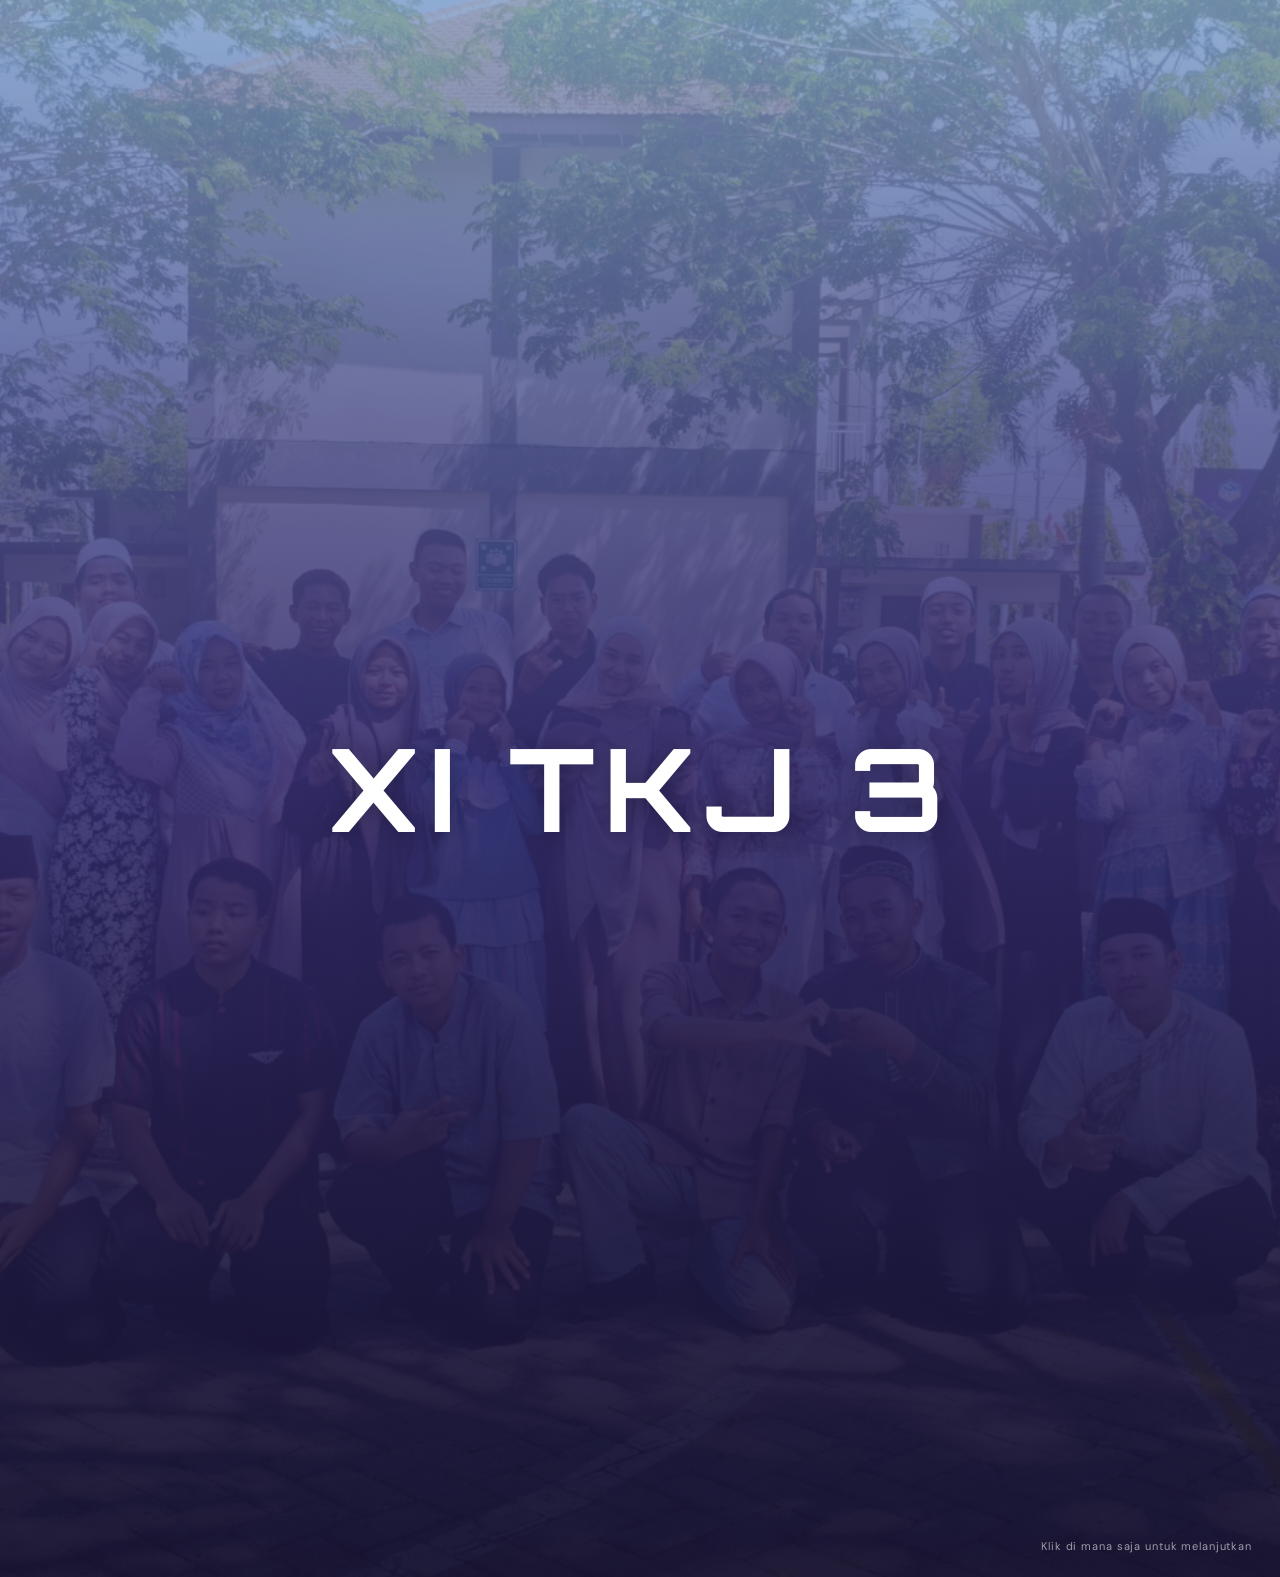
<file: Web/index.html>
<!DOCTYPE html>
<html lang="id">
<head>
	<meta charset="UTF-8" />
	<meta name="viewport" content="width=device-width, initial-scale=1.0" />
	<meta name="description" content="Dashboard Kelas XI TKJ 3" />
	<title>Ruang Kelas | XI TKJ 3</title>
	<link rel="stylesheet" href="style.css" />
</head>
<body>
	<div id="welcomeScreen" class="welcome-screen" role="button" tabindex="0" aria-label="Klik untuk masuk ke halaman utama">
		<div class="welcome-title">XI TKJ 3</div>
		<div class="welcome-hint">Klik di mana saja untuk melanjutkan</div>
	</div>
	<div class="shell">
		<aside class="sidebar">
			<div class="brand"><div class="brand-mark">XI</div><div><strong>RUANG KELAS</strong><small>SMKN 1 MOJOKERTO</small></div></div>
			<button class="menu-toggle" type="button" aria-expanded="false" aria-controls="mainNavigation" aria-label="Buka menu navigasi"><span></span><span></span><span></span></button>
			<nav id="mainNavigation" aria-label="Navigasi utama">
				<a class="active" href="index.html"><span class="nav-icon">⌂</span> Beranda</a>
				<a href="siswa.html"><span class="nav-icon">♧</span> Daftar siswa</a>
				<a href="absensi.html"><span class="nav-icon">✓</span> Absensi</a>
				<a href="jadwal.html"><span class="nav-icon">▣</span> Jadwal</a>
				<a href="layanan-kelas.html"><span class="nav-icon">↗</span> Akses kelas</a>
				<a href="kenangan.html"><span class="nav-icon">K</span> Kenangan</a>
				<a href="wali-kelas.html"><span class="nav-icon">◎</span> Wali kelas</a>
			</nav>
			<div class="sidebar-footer">TAHUN AJARAN<br><strong>2026 / 2027</strong></div>
		</aside>

		<main id="beranda">
			<header class="topbar home-topbar">
				<div class="class-heading"><div class="eyebrow">Portal kelas • Semester genap</div><h1><span>XI TKJ</span><span class="class-number">3</span></h1><p class="subtitle">Satu ruang untuk tumbuh, belajar, dan saling mendukung.</p></div>
				<div class="date">HARI INI<strong id="today">Memuat tanggal...</strong><span id="liveClock">00:00:00</span></div>
			</header>

			<section class="hero" aria-label="Ringkasan kelas">
				<article class="hero-card"><div class="eyebrow">Selamat datang</div><h2>Halo siswa XI TKJ 3</h2><p>Temukan informasi kelas dan kenali seluruh teman yang belajar bersama di tahun ini.</p></article>
				<article class="panel teacher"><div class="avatar">AN</div><div><div class="eyebrow">Wali kelas</div><h3>Nur Izzah Amalia</h3><p>Guru Bahasa Jawa · Ruang Guru 04</p></div></article>
			</section>

			<section class="dashboard-lower" aria-label="Aktivitas kelas">
				<div class="stats-panel panel">
					<div class="panel-heading"><div><div class="eyebrow">Ringkasan kelas</div><h2>Aktivitas kita</h2></div><span class="status-dot">● Aktif</span></div>
					<div class="stat-grid"><div><strong>34</strong><span>Siswa</span></div><div><strong>11</strong><span>Mata pelajaran</span></div><div><strong id="attendanceRate">92%</strong><span>Kehadiran hari ini</span></div></div>
				</div>
				<div class="agenda-panel panel">
					<div class="panel-heading"><div><div class="eyebrow">Agenda terdekat</div><h2>Minggu ini</h2></div><span class="agenda-date">16—20 SEP</span></div>
					<div class="agenda-item"><time>18<br><small>SEP</small></time><div><strong>Praktik jaringan komputer</strong><span>Laboratorium TKJ · 08.00</span></div></div>
					<div class="agenda-item"><time>20<br><small>SEP</small></time><div><strong>Rapat persiapan kelas</strong><span>Ruang XI TKJ 3 · 13.00</span></div></div>
				</div>
				<div class="quote-panel panel"><div class="eyebrow">Pesan wali kelas</div><blockquote>“Belajar bersama membuat langkah kita lebih jauh.”</blockquote><cite>— Nur Izzah Amalia</cite></div>
			</section>

			<section class="home-attendance panel" aria-label="Pantauan absensi hari ini">
				<div class="panel-heading attendance-live-heading"><div><div class="eyebrow">Pantauan real-time</div><h2>Absensi siswa hari ini</h2><p id="attendanceLiveDate">Memuat tanggal...</p></div><span class="live-badge"><i></i> Live</span></div>
				<div class="home-attendance-summary" id="homeAttendanceSummary"></div>
				<div class="home-attendance-list" id="homeAttendanceList"></div>
			</section>
		</main>
	</div>
	<script src="script.js"></script>
	<script>
		const welcomeScreen = document.querySelector("#welcomeScreen");
		const welcomeSeenKey = "kelas-welcome-seen";
		if (localStorage.getItem(welcomeSeenKey) === "true") welcomeScreen.remove();
		const closeWelcomeScreen = () => {
			localStorage.setItem(welcomeSeenKey, "true");
			welcomeScreen.classList.add("welcome-screen-hidden");
			window.setTimeout(() => welcomeScreen.remove(), 450);
		};
		welcomeScreen.addEventListener("click", closeWelcomeScreen);
		welcomeScreen.addEventListener("keydown", event => {
			if (event.key === "Enter" || event.key === " ") closeWelcomeScreen();
		});
	</script>
</body>
</html>
</file>
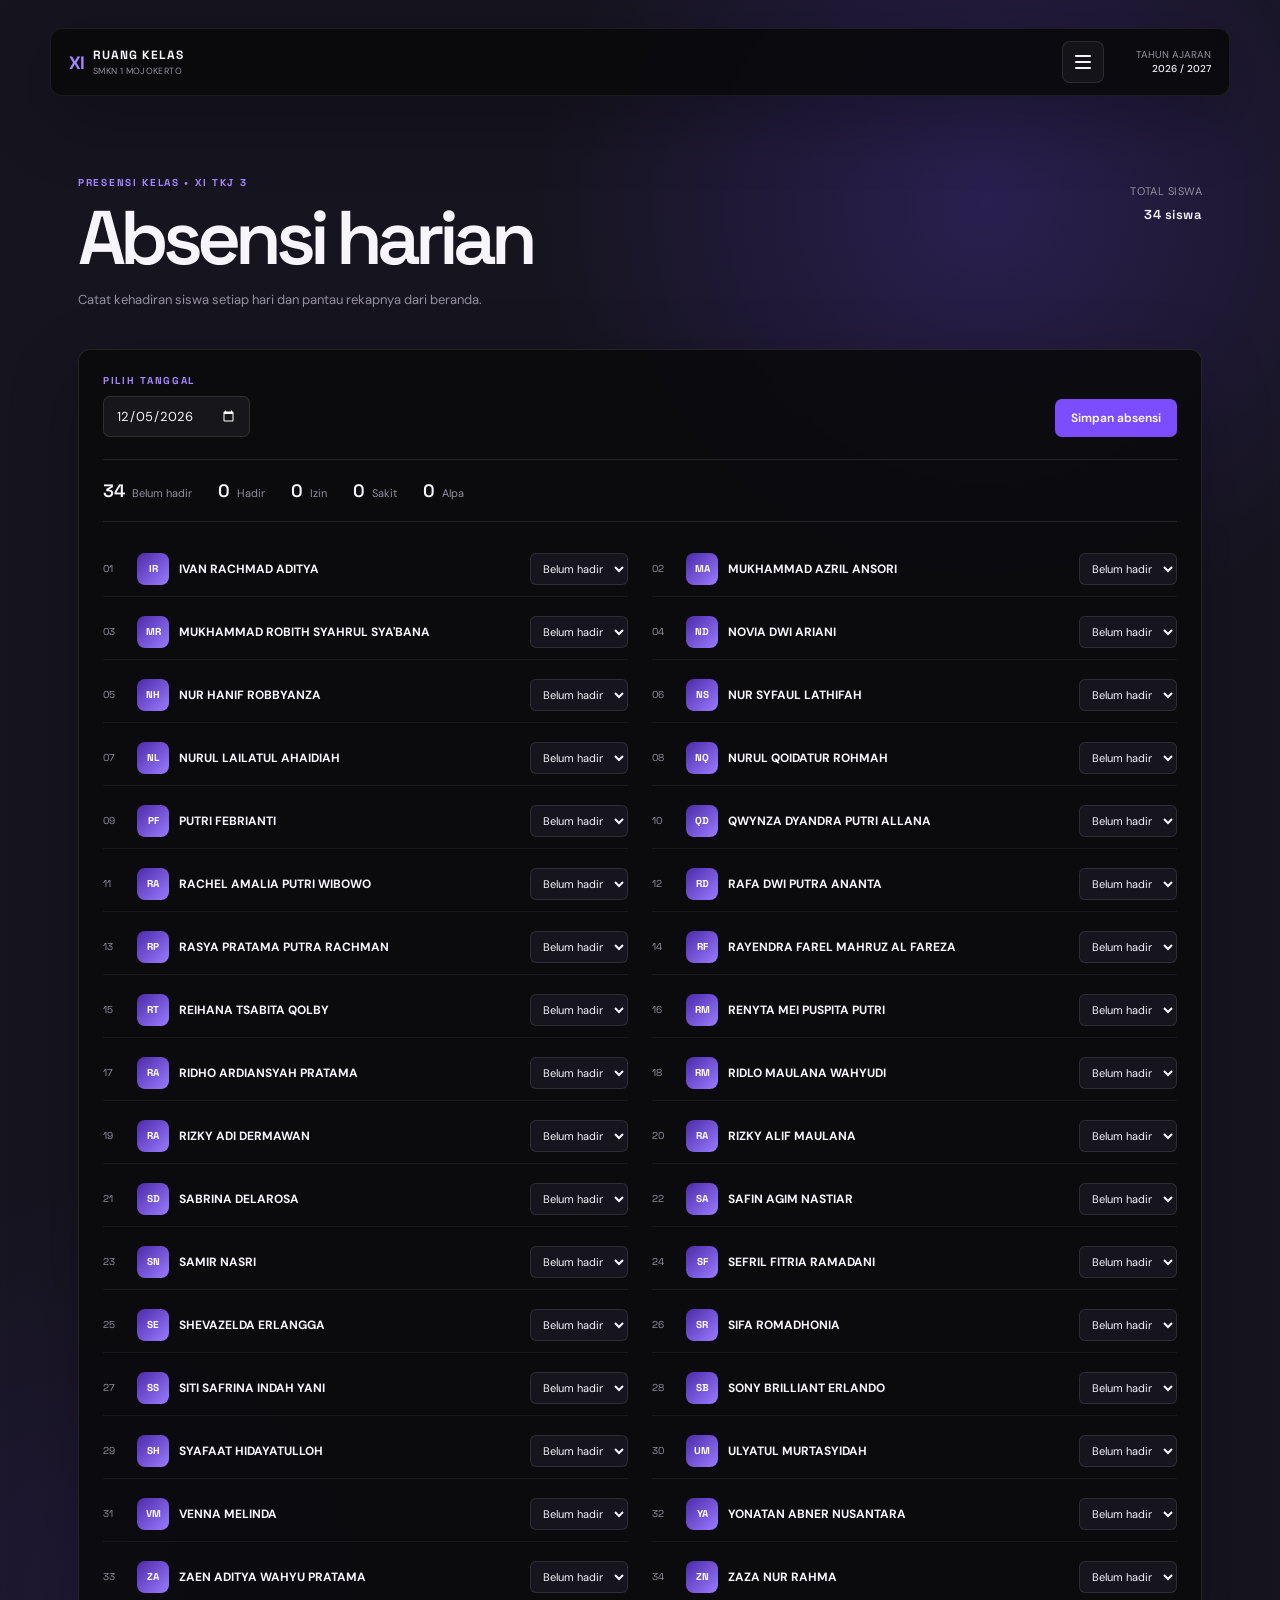
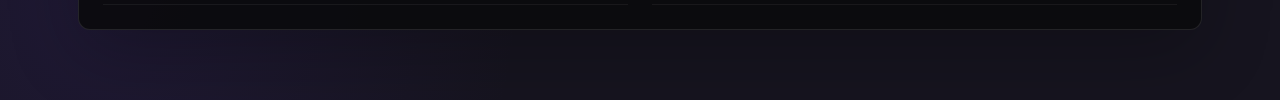
<file: Web/absensi.html>
<!DOCTYPE html>
<html lang="id">
<head>
	<meta charset="UTF-8" />
	<meta name="viewport" content="width=device-width, initial-scale=1.0" />
	<meta name="description" content="Absensi harian kelas XI TKJ 3" />
	<title>Absensi | XI TKJ 3</title>
	<link rel="stylesheet" href="style.css" />
</head>
<body>
	<div class="shell">
		<aside class="sidebar">
			<div class="brand"><div class="brand-mark">XI</div><div><strong>RUANG KELAS</strong><small>SMKN 1 MOJOKERTO</small></div></div>
			<button class="menu-toggle" type="button" aria-expanded="false" aria-controls="mainNavigation" aria-label="Buka menu navigasi"><span></span><span></span><span></span></button>
			<nav id="mainNavigation" aria-label="Navigasi utama">
				<a href="index.html"><span class="nav-icon">⌂</span> Beranda</a>
				<a href="siswa.html"><span class="nav-icon">♧</span> Daftar siswa</a>
				<a class="active" href="absensi.html"><span class="nav-icon">✓</span> Absensi</a>
				<a href="jadwal.html"><span class="nav-icon">▣</span> Jadwal</a>
				<a href="layanan-kelas.html"><span class="nav-icon">↗</span> Akses kelas</a>
				<a href="kenangan.html"><span class="nav-icon">K</span> Kenangan</a>
				<a href="wali-kelas.html"><span class="nav-icon">◎</span> Wali kelas</a>
			</nav>
			<div class="sidebar-footer">TAHUN AJARAN<br><strong>2026 / 2027</strong></div>
		</aside>

		<main>
			<header class="topbar">
				<div><div class="eyebrow">Presensi kelas • XI TKJ 3</div><h1>Absensi harian</h1><p class="subtitle">Catat kehadiran siswa setiap hari dan pantau rekapnya dari beranda.</p></div>
				<div class="date">TOTAL SISWA<strong>34 siswa</strong></div>
			</header>

			<section class="attendance-panel panel">
				<div class="attendance-toolbar"><div><div class="eyebrow">Pilih tanggal</div><input id="attendanceDate" class="attendance-date-input" type="date" aria-label="Pilih tanggal absensi" /></div><button id="attendanceSave" class="primary-button" type="button">Simpan absensi</button></div>
				<div class="attendance-summary" id="attendanceSummary"></div>
				<div class="attendance-list" id="attendanceList"></div>
			</section>
		</main>
	</div>
	<script src="script.js"></script>
</body>
</html>
</file>
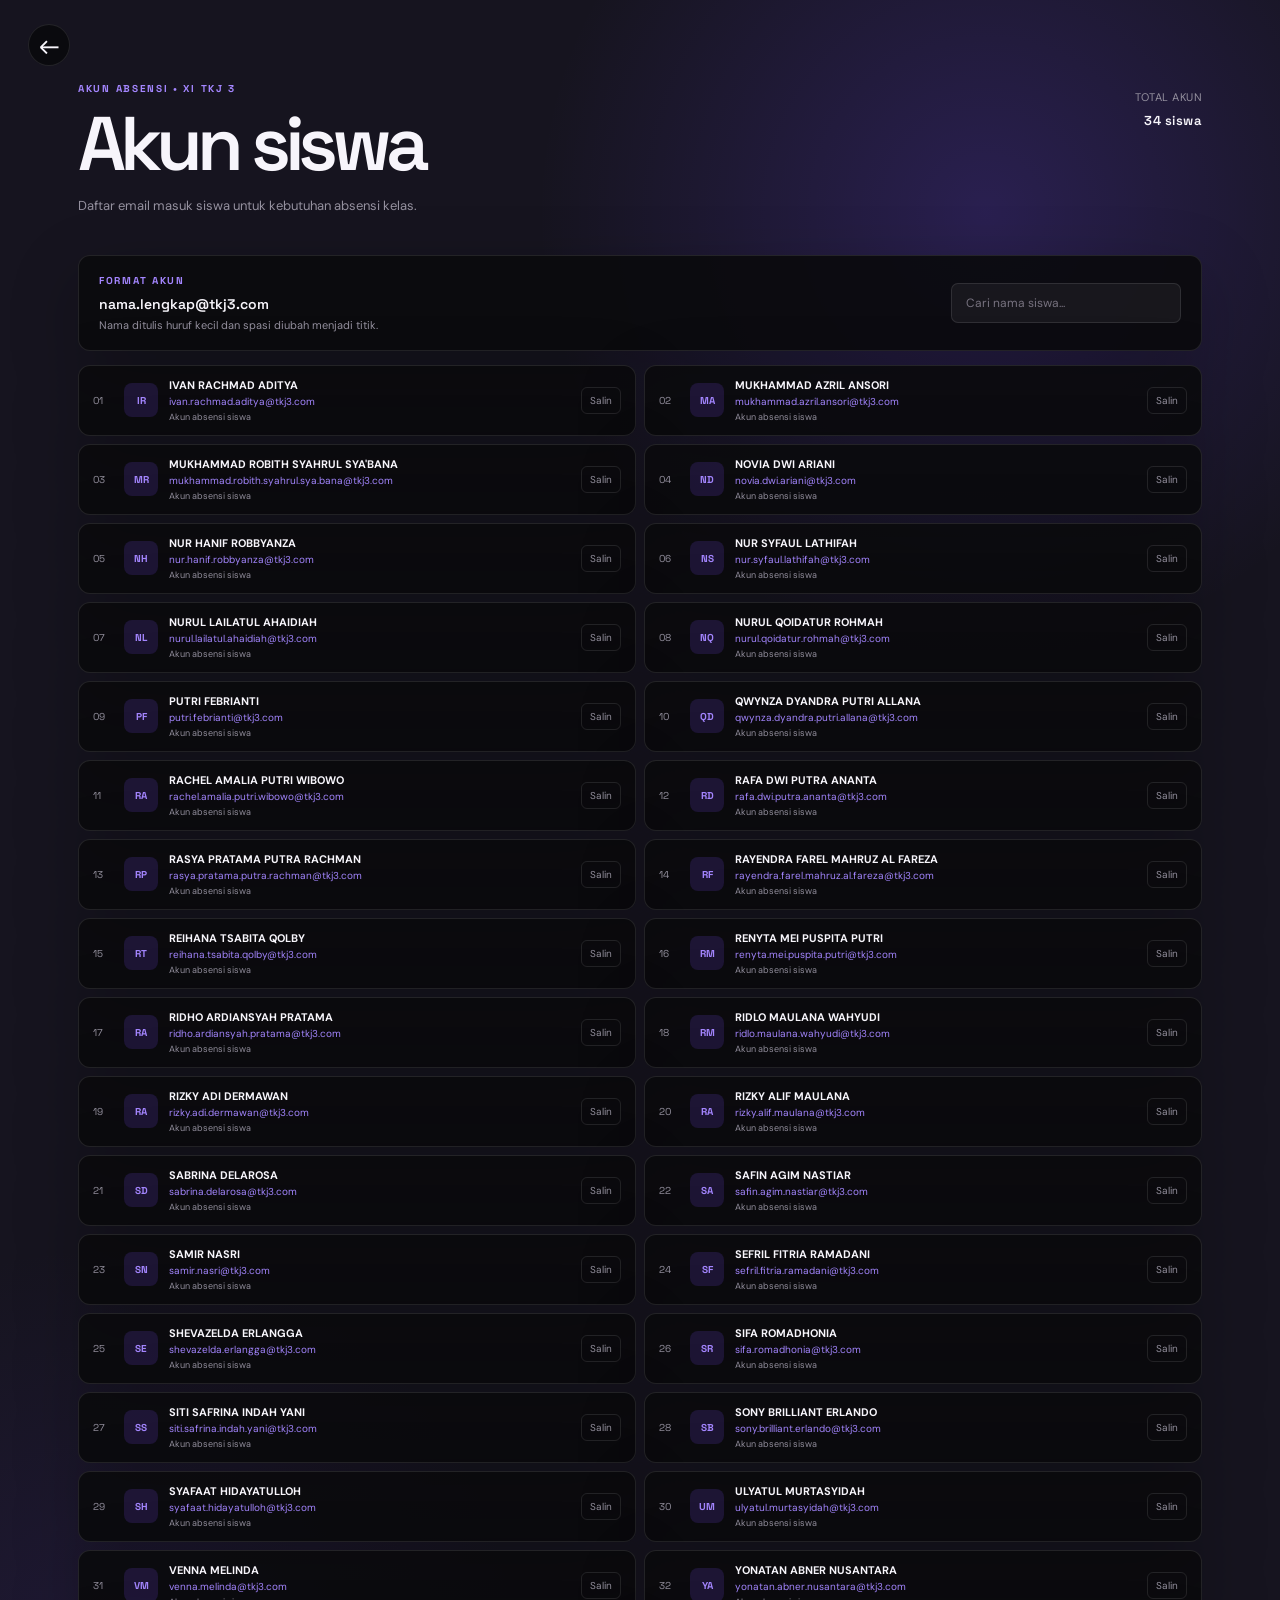
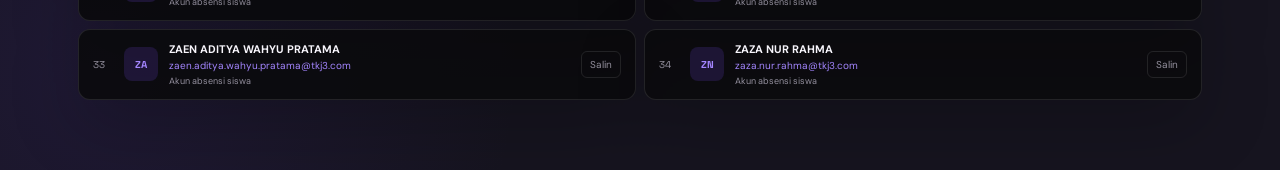
<file: Web/akun-siswa.html>
<!DOCTYPE html>
<html lang="id">
<head>
	<meta charset="UTF-8" />
	<meta name="viewport" content="width=device-width, initial-scale=1.0" />
	<meta name="description" content="Akun email siswa XI TKJ 3" />
	<title>Akun Siswa | XI TKJ 3</title>
	<link rel="stylesheet" href="style.css" />
</head>
<body class="focus-page">
	<a class="focus-back" href="layanan-kelas.html" aria-label="Kembali ke akses kelas" title="Kembali ke akses kelas">←</a>
	<div class="shell">
		<main>
			<header class="topbar">
				<div><div class="eyebrow">Akun absensi • XI TKJ 3</div><h1>Akun siswa</h1><p class="subtitle">Daftar email masuk siswa untuk kebutuhan absensi kelas.</p></div>
				<div class="date">TOTAL AKUN<strong>34 siswa</strong></div>
			</header>
			<section class="account-toolbar panel">
				<div><div class="eyebrow">Format akun</div><strong>nama.lengkap@tkj3.com</strong><p>Nama ditulis huruf kecil dan spasi diubah menjadi titik.</p></div>
				<input id="accountSearch" class="search" type="search" placeholder="Cari nama siswa..." aria-label="Cari akun siswa" />
			</section>
			<section id="accountGrid" class="account-grid" aria-label="Daftar akun siswa"></section>
		</main>
	</div>
	<script src="script.js"></script>
	<script>
		const accountGrid = document.querySelector("#accountGrid");
		const accountSearch = document.querySelector("#accountSearch");
		const makeEmail = name => `${name.toLowerCase().replace(/[^a-z0-9]+/g, ".").replace(/^\.|\.$/g, "")}@tkj3.com`;
		const renderAccounts = (query = "") => {
			const filtered = students.filter(name => name.toLowerCase().includes(query.toLowerCase()));
			accountGrid.innerHTML = filtered.map((name, index) => {
				const number = String(students.indexOf(name) + 1).padStart(2, "0");
				return `<article class="account-card panel"><span class="account-number">${number}</span><div class="account-avatar">${initials(name)}</div><div class="account-content"><strong>${name}</strong><span>${makeEmail(name)}</span><small>Akun absensi siswa</small></div><button class="copy-account" type="button" data-email="${makeEmail(name)}" aria-label="Salin email ${name}" title="Salin email">Salin</button></article>`;
			}).join("");
		};
		accountGrid.addEventListener("click", event => {
			const button = event.target.closest(".copy-account");
			if (!button) return;
			navigator.clipboard?.writeText(button.dataset.email);
			button.textContent = "Tersalin";
			window.setTimeout(() => { button.textContent = "Salin"; }, 1200);
		});
		accountSearch.addEventListener("input", event => renderAccounts(event.target.value));
		renderAccounts();
	</script>
</body>
</html>
</file>
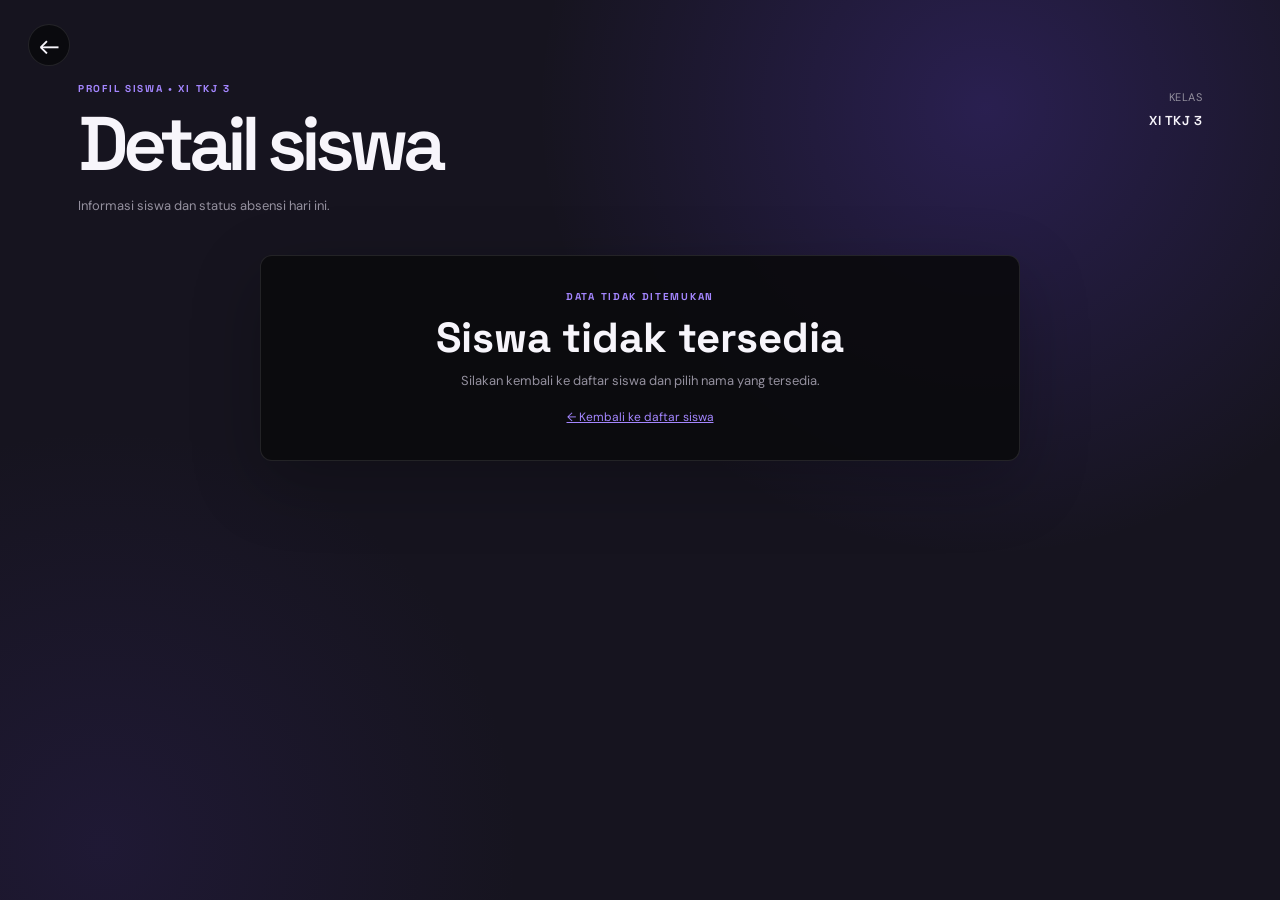
<file: Web/detail-siswa.html>
<!DOCTYPE html>
<html lang="id">
<head>
	<meta charset="UTF-8" />
	<meta name="viewport" content="width=device-width, initial-scale=1.0" />
	<meta name="description" content="Detail siswa XI TKJ 3" />
	<title>Detail Siswa | XI TKJ 3</title>
	<link rel="stylesheet" href="style.css" />
	<style>
		.student-detail { max-width: 760px; margin: 0 auto; }
		.detail-card { padding: 34px; text-align: center; }
		.detail-avatar { width: 92px; height: 92px; margin: 0 auto 18px; display: grid; place-items: center; border-radius: 50%; color: white; background: linear-gradient(135deg, #4c2aa9, #9a7bff); font: 700 28px "Space Grotesk", sans-serif; }
		.detail-card h2 { margin: 8px 0; font-size: clamp(26px, 5vw, 42px); }
		.detail-card p { color: var(--muted); margin: 0; font-size: 13px; }
		.detail-info { display: grid; grid-template-columns: repeat(3, 1fr); gap: 10px; margin-top: 26px; text-align: left; }
		.detail-info div { padding: 15px; border: 1px solid var(--line); border-radius: 8px; background: rgba(255,255,255,.03); }
		.detail-info span { display: block; color: var(--muted); font-size: 10px; }
		.detail-info strong { display: block; margin-top: 7px; font: 600 14px "Space Grotesk", sans-serif; }
		.detail-status { display: inline-block; margin-top: 24px; padding: 9px 13px; border-radius: 7px; font: 700 11px "Space Grotesk", sans-serif; }
		.detail-back { display: inline-block; margin-top: 20px; color: var(--purple-light); font-size: 12px; }
		@media (max-width: 600px) { .detail-card { padding: 25px 17px; } .detail-info { grid-template-columns: 1fr; } }
	</style>
</head>
<body class="focus-page">
	<a class="focus-back" href="siswa.html" aria-label="Kembali ke daftar siswa" title="Kembali ke daftar siswa">←</a>
	<div class="shell">
		<aside class="sidebar">
			<div class="brand"><div class="brand-mark">XI</div><div><strong>RUANG KELAS</strong><small>SMKN 1 MOJOKERTO</small></div></div>
			<button class="menu-toggle" type="button" aria-expanded="false" aria-controls="mainNavigation" aria-label="Buka menu navigasi"><span></span><span></span><span></span></button>
			<nav id="mainNavigation" aria-label="Navigasi utama">
				<a href="index.html"><span class="nav-icon">⌂</span> Beranda</a>
				<a class="active" href="siswa.html"><span class="nav-icon">♧</span> Daftar siswa</a>
				<a href="absensi.html"><span class="nav-icon">✓</span> Absensi</a>
				<a href="layanan-kelas.html"><span class="nav-icon">↗</span> Akses kelas</a>
				<a href="kenangan.html"><span class="nav-icon">K</span> Kenangan</a>
				<a href="wali-kelas.html"><span class="nav-icon">◎</span> Wali kelas</a>
			</nav>
			<div class="sidebar-footer">TAHUN AJARAN<br><strong>2026 / 2027</strong></div>
		</aside>
		<main>
			<header class="topbar"><div><div class="eyebrow">Profil siswa • XI TKJ 3</div><h1>Detail siswa</h1><p class="subtitle">Informasi siswa dan status absensi hari ini.</p></div><div class="date">KELAS<strong>XI TKJ 3</strong></div></header>
			<section class="student-detail"><article class="detail-card panel" id="studentDetail"><p>Memuat data siswa...</p></article></section>
		</main>
	</div>
	<script src="script.js"></script>
	<script>
		const detail = document.querySelector("#studentDetail");
		const selectedName = new URLSearchParams(window.location.search).get("nama");
		const studentIndex = students.indexOf(selectedName);
		const labels = { "belum-hadir": "Belum hadir", hadir: "Hadir", izin: "Izin", sakit: "Sakit", alpa: "Alpa" };
		const statusClass = status => `status-${status}`;
		if (studentIndex === -1) {
			detail.innerHTML = '<div class="eyebrow">Data tidak ditemukan</div><h2>Siswa tidak tersedia</h2><p>Silakan kembali ke daftar siswa dan pilih nama yang tersedia.</p><a class="detail-back" href="siswa.html">← Kembali ke daftar siswa</a>';
		} else {
			const attendance = JSON.parse(localStorage.getItem("xi-tkj-3-attendance") || "{}");
			const localDate = new Date();
			const dateKey = `${localDate.getFullYear()}-${String(localDate.getMonth() + 1).padStart(2, "0")}-${String(localDate.getDate()).padStart(2, "0")}`;
			const status = attendance[dateKey]?.[selectedName] || "belum-hadir";
			const number = String(studentIndex + 1).padStart(2, "0");
			detail.innerHTML = `<div class="detail-avatar">${initials(selectedName)}</div><div class="eyebrow">Siswa XI TKJ 3</div><h2>${selectedName}</h2><p>Data identitas dan kehadiran siswa hari ini.</p><div class="detail-info"><div><span>Nomor absen</span><strong>${number}</strong></div><div><span>Kode kartu</span><strong>XI-TKJ3-${number}</strong></div><div><span>Status hari ini</span><strong>${labels[status]}</strong></div></div><span class="detail-status ${statusClass(status)}">${labels[status]}</span><br><a class="detail-back" href="siswa.html">← Kembali ke daftar siswa</a>`;
		}
	</script>
</body>
</html>
</file>
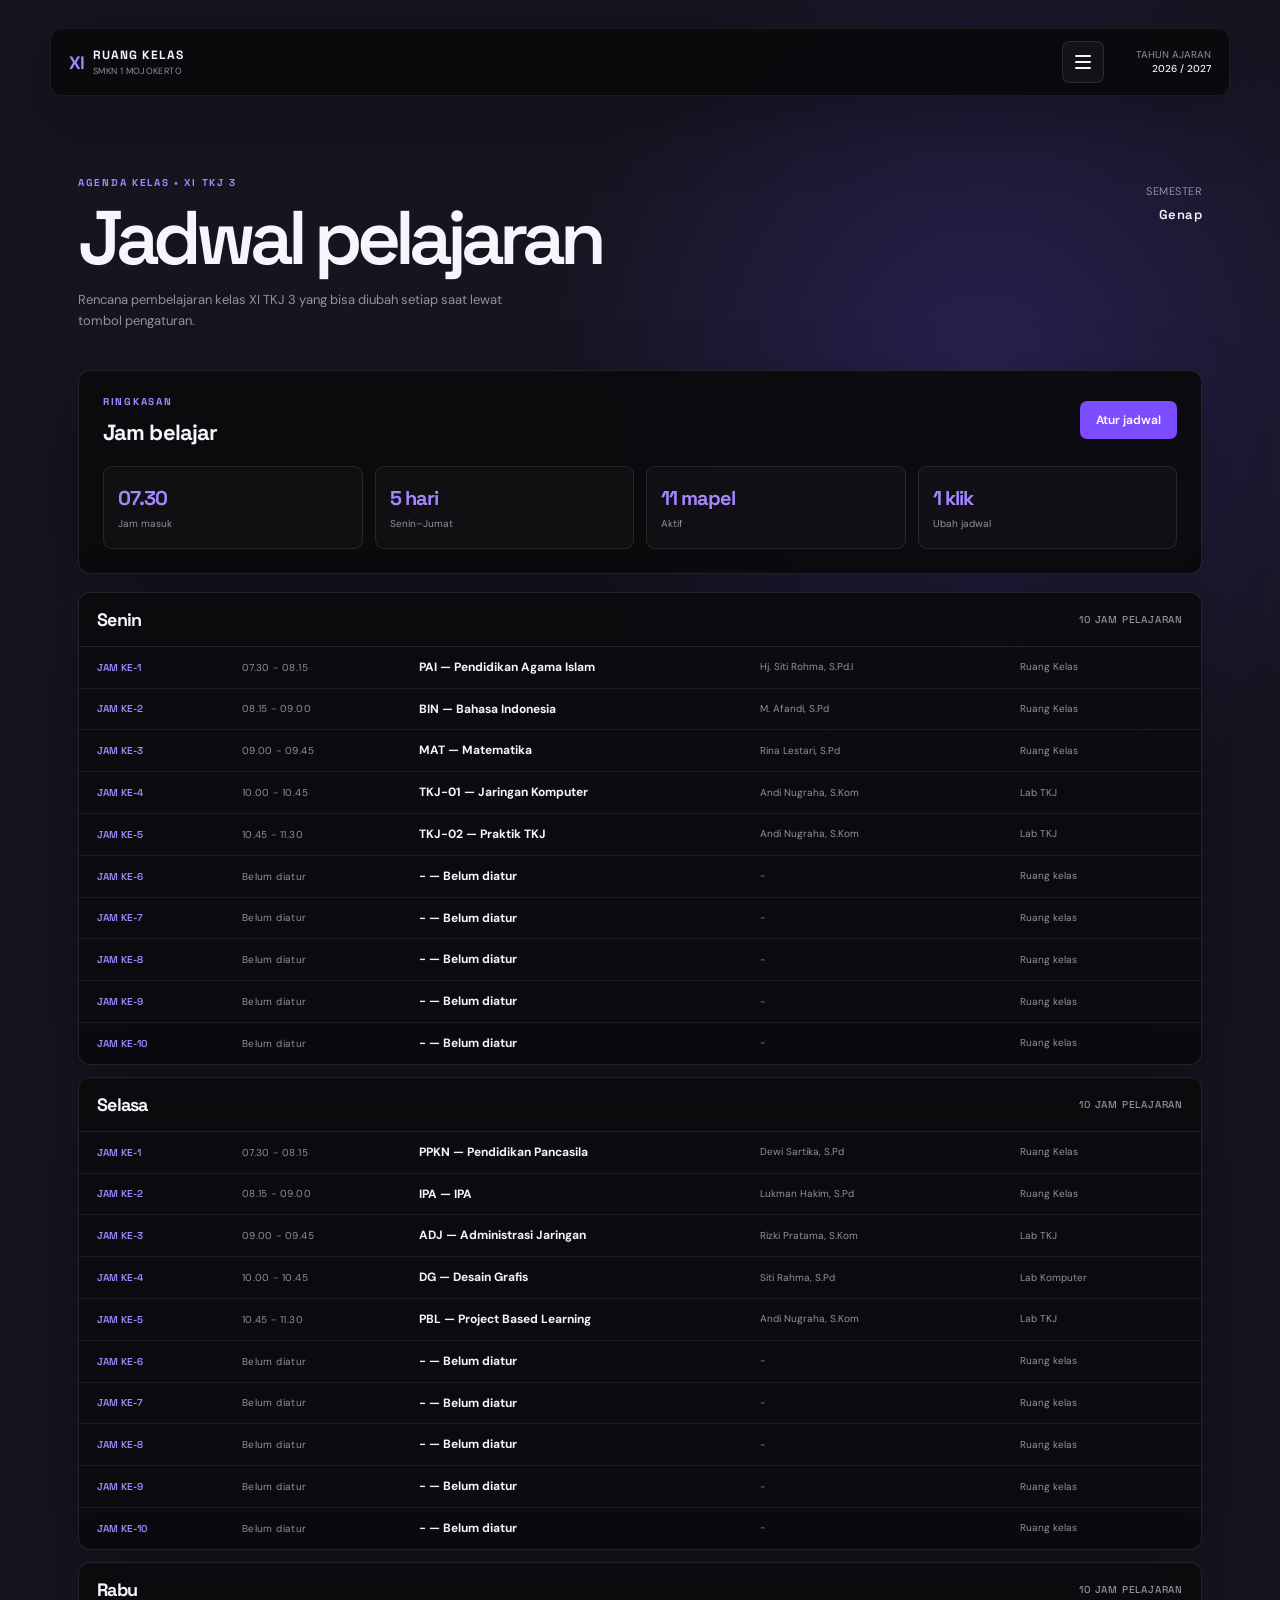
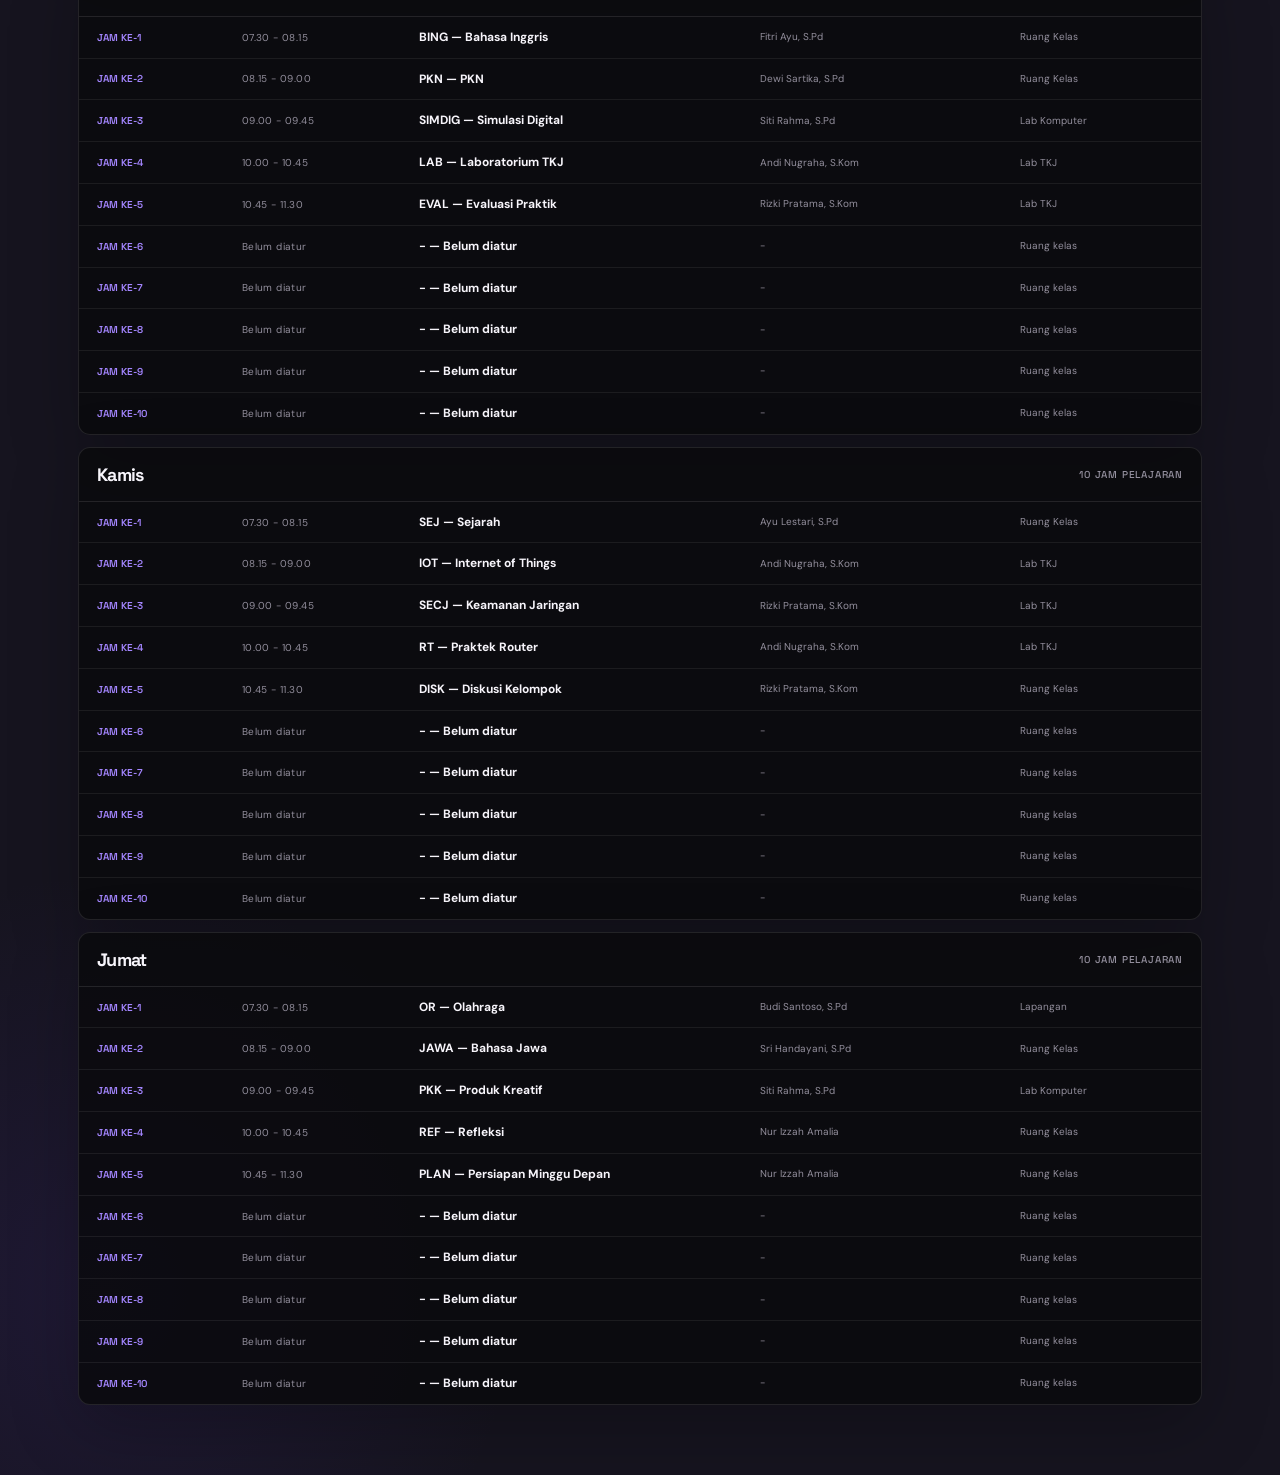
<file: Web/jadwal.html>
<!DOCTYPE html>
<html lang="id">
<head>
	<meta charset="UTF-8" />
	<meta name="viewport" content="width=device-width, initial-scale=1.0" />
	<meta name="description" content="Jadwal pelajaran kelas XI TKJ 3" />
	<title>Jadwal | XI TKJ 3</title>
	<link rel="stylesheet" href="style.css" />
</head>
<body>
	<div class="shell">
		<aside class="sidebar">
			<div class="brand"><div class="brand-mark">XI</div><div><strong>RUANG KELAS</strong><small>SMKN 1 MOJOKERTO</small></div></div>
			<button class="menu-toggle" type="button" aria-expanded="false" aria-controls="mainNavigation" aria-label="Buka menu navigasi"><span></span><span></span><span></span></button>
			<nav id="mainNavigation" aria-label="Navigasi utama">
				<a href="index.html"><span class="nav-icon">⌂</span> Beranda</a>
				<a href="siswa.html"><span class="nav-icon">♧</span> Daftar siswa</a>
				<a href="absensi.html"><span class="nav-icon">✓</span> Absensi</a>
				<a class="active" href="jadwal.html"><span class="nav-icon">▣</span> Jadwal</a>
				<a href="layanan-kelas.html"><span class="nav-icon">↗</span> Akses kelas</a>
				<a href="kenangan.html"><span class="nav-icon">K</span> Kenangan</a>
				<a href="wali-kelas.html"><span class="nav-icon">◎</span> Wali kelas</a>
			</nav>
			<div class="sidebar-footer">TAHUN AJARAN<br><strong>2026 / 2027</strong></div>
		</aside>

		<main>
			<header class="topbar">
				<div><div class="eyebrow">Agenda kelas • XI TKJ 3</div><h1>Jadwal pelajaran</h1><p class="subtitle">Rencana pembelajaran kelas XI TKJ 3 yang bisa diubah setiap saat lewat tombol pengaturan.</p></div>
				<div class="date">SEMESTER<strong>Genap</strong></div>
			</header>

			<section class="schedule-summary panel">
				<div class="panel-heading schedule-header">
					<div><div class="eyebrow">Ringkasan</div><h2>Jam belajar</h2></div>
					<button id="toggleEditor" class="primary-button" type="button">Atur jadwal</button>
				</div>
				<div class="schedule-summary-grid">
					<div><strong>07.30</strong><span>Jam masuk</span></div>
					<div><strong>5 hari</strong><span>Senin–Jumat</span></div>
					<div><strong>11 mapel</strong><span>Aktif</span></div>
					<div><strong>1 klik</strong><span>Ubah jadwal</span></div>
				</div>
			</section>

			<section id="scheduleEditor" class="schedule-editor panel hidden" aria-live="polite">
				<div class="panel-heading">
					<div><div class="eyebrow">Pengaturan</div><h2>Ubah jadwal harian</h2></div>
					<button type="button" id="closeEditor" class="ghost-button">Tutup</button>
				</div>
				<form id="scheduleForm" class="schedule-form">
					<div class="form-grid">
						<label>
							<span>Hari</span>
							<select id="daySelect" required>
								<option value="Senin">Senin</option>
								<option value="Selasa">Selasa</option>
								<option value="Rabu">Rabu</option>
								<option value="Kamis">Kamis</option>
								<option value="Jumat">Jumat</option>
							</select>
						</label>
						<label>
							<span>Jam ke</span>
							<select id="slotSelect">
								<option value="1">Jam ke-1</option>
								<option value="2">Jam ke-2</option>
								<option value="3">Jam ke-3</option>
								<option value="4">Jam ke-4</option>
								<option value="5">Jam ke-5</option>
								<option value="6">Jam ke-6</option>
								<option value="7">Jam ke-7</option>
								<option value="8">Jam ke-8</option>
								<option value="9">Jam ke-9</option>
								<option value="10">Jam ke-10</option>
							</select>
						</label>
					</div>
					<div class="form-grid form-grid-compact">
						<label>
							<span>Jam</span>
							<input id="timeInput" type="text" placeholder="contoh: 08.15 - 09.00" required />
						</label>
						<label>
							<span>Kode mapel</span>
							<input id="codeInput" type="text" placeholder="contoh: PAI / TKJ / PKN" />
						</label>
					</div>
					<div class="form-grid form-grid-compact">
						<label>
							<span>Mata pelajaran</span>
							<input id="subjectInput" type="text" placeholder="contoh: Informatika" required />
						</label>
						<label>
							<span>Guru pengajar</span>
							<input id="teacherInput" type="text" placeholder="contoh: Andi Nugraha, S.Pd" />
						</label>
					</div>
					<label>
						<span>Ruang</span>
						<input id="roomInput" type="text" placeholder="contoh: Ruang Lab 1 / Ruang Kelas" />
					</label>
					<div class="schedule-actions">
						<button type="submit" class="primary-button">Simpan jadwal</button>
						<button type="button" id="resetSchedule" class="ghost-button">Reset default</button>
					</div>
				</form>
			</section>

			<section id="scheduleGrid" class="schedule-grid" aria-label="Jadwal pelajaran Senin sampai Jumat"></section>
		</main>
	</div>
	<script>
		const defaultSchedule = {
			Senin: [
				{ time: "07.30 - 08.15", code: "PAI", subject: "Pendidikan Agama Islam", teacher: "Hj. Siti Rohma, S.Pd.I", room: "Ruang Kelas" },
				{ time: "08.15 - 09.00", code: "BIN", subject: "Bahasa Indonesia", teacher: "M. Afandi, S.Pd", room: "Ruang Kelas" },
				{ time: "09.00 - 09.45", code: "MAT", subject: "Matematika", teacher: "Rina Lestari, S.Pd", room: "Ruang Kelas" },
				{ time: "10.00 - 10.45", code: "TKJ-01", subject: "Jaringan Komputer", teacher: "Andi Nugraha, S.Kom", room: "Lab TKJ" },
				{ time: "10.45 - 11.30", code: "TKJ-02", subject: "Praktik TKJ", teacher: "Andi Nugraha, S.Kom", room: "Lab TKJ" }
			],
			Selasa: [
				{ time: "07.30 - 08.15", code: "PPKN", subject: "Pendidikan Pancasila", teacher: "Dewi Sartika, S.Pd", room: "Ruang Kelas" },
				{ time: "08.15 - 09.00", code: "IPA", subject: "IPA", teacher: "Lukman Hakim, S.Pd", room: "Ruang Kelas" },
				{ time: "09.00 - 09.45", code: "ADJ", subject: "Administrasi Jaringan", teacher: "Rizki Pratama, S.Kom", room: "Lab TKJ" },
				{ time: "10.00 - 10.45", code: "DG", subject: "Desain Grafis", teacher: "Siti Rahma, S.Pd", room: "Lab Komputer" },
				{ time: "10.45 - 11.30", code: "PBL", subject: "Project Based Learning", teacher: "Andi Nugraha, S.Kom", room: "Lab TKJ" }
			],
			Rabu: [
				{ time: "07.30 - 08.15", code: "BING", subject: "Bahasa Inggris", teacher: "Fitri Ayu, S.Pd", room: "Ruang Kelas" },
				{ time: "08.15 - 09.00", code: "PKN", subject: "PKN", teacher: "Dewi Sartika, S.Pd", room: "Ruang Kelas" },
				{ time: "09.00 - 09.45", code: "SIMDIG", subject: "Simulasi Digital", teacher: "Siti Rahma, S.Pd", room: "Lab Komputer" },
				{ time: "10.00 - 10.45", code: "LAB", subject: "Laboratorium TKJ", teacher: "Andi Nugraha, S.Kom", room: "Lab TKJ" },
				{ time: "10.45 - 11.30", code: "EVAL", subject: "Evaluasi Praktik", teacher: "Rizki Pratama, S.Kom", room: "Lab TKJ" }
			],
			Kamis: [
				{ time: "07.30 - 08.15", code: "SEJ", subject: "Sejarah", teacher: "Ayu Lestari, S.Pd", room: "Ruang Kelas" },
				{ time: "08.15 - 09.00", code: "IOT", subject: "Internet of Things", teacher: "Andi Nugraha, S.Kom", room: "Lab TKJ" },
				{ time: "09.00 - 09.45", code: "SECJ", subject: "Keamanan Jaringan", teacher: "Rizki Pratama, S.Kom", room: "Lab TKJ" },
				{ time: "10.00 - 10.45", code: "RT", subject: "Praktek Router", teacher: "Andi Nugraha, S.Kom", room: "Lab TKJ" },
				{ time: "10.45 - 11.30", code: "DISK", subject: "Diskusi Kelompok", teacher: "Rizki Pratama, S.Kom", room: "Ruang Kelas" }
			],
			Jumat: [
				{ time: "07.30 - 08.15", code: "OR", subject: "Olahraga", teacher: "Budi Santoso, S.Pd", room: "Lapangan" },
				{ time: "08.15 - 09.00", code: "JAWA", subject: "Bahasa Jawa", teacher: "Sri Handayani, S.Pd", room: "Ruang Kelas" },
				{ time: "09.00 - 09.45", code: "PKK", subject: "Produk Kreatif", teacher: "Siti Rahma, S.Pd", room: "Lab Komputer" },
				{ time: "10.00 - 10.45", code: "REF", subject: "Refleksi", teacher: "Nur Izzah Amalia", room: "Ruang Kelas" },
				{ time: "10.45 - 11.30", code: "PLAN", subject: "Persiapan Minggu Depan", teacher: "Nur Izzah Amalia", room: "Ruang Kelas" }
			]
		};

		const scheduleKey = "kelas-jadwal-xtkj3";
		const days = ["Senin", "Selasa", "Rabu", "Kamis", "Jumat"];
		const totalPeriods = 10;
		const scheduleGrid = document.querySelector("#scheduleGrid");
		const scheduleEditor = document.querySelector("#scheduleEditor");
		const toggleEditorButton = document.querySelector("#toggleEditor");
		const closeEditorButton = document.querySelector("#closeEditor");
		const scheduleForm = document.querySelector("#scheduleForm");
		const daySelect = document.querySelector("#daySelect");
		const slotSelect = document.querySelector("#slotSelect");
		const timeInput = document.querySelector("#timeInput");
		const codeInput = document.querySelector("#codeInput");
		const subjectInput = document.querySelector("#subjectInput");
		const teacherInput = document.querySelector("#teacherInput");
		const roomInput = document.querySelector("#roomInput");
		const resetScheduleButton = document.querySelector("#resetSchedule");

		const getSchedule = () => {
			const raw = localStorage.getItem(scheduleKey);
			if (!raw) return Object.fromEntries(days.map(day => [day, normalizeDay(defaultSchedule[day])]));
			try {
				const parsed = JSON.parse(raw);
				const safe = {};
				for (const day of days) {
						safe[day] = normalizeDay(Array.isArray(parsed[day]) ? parsed[day] : defaultSchedule[day]);
				}
				return safe;
			} catch {
				return Object.fromEntries(days.map(day => [day, normalizeDay(defaultSchedule[day])]));
			}
		};

		const saveSchedule = (data) => localStorage.setItem(scheduleKey, JSON.stringify(data));

		const normalizeDay = (items) => Array.from({ length: totalPeriods }, (_, index) => ({
			period: index + 1,
			time: items[index]?.time || "Belum diatur",
			code: items[index]?.code || "-",
			subject: items[index]?.subject || "Belum diatur",
			teacher: items[index]?.teacher || "-",
			room: items[index]?.room || "Ruang kelas"
		}));

		const renderSchedule = () => {
			const schedule = getSchedule();
			scheduleGrid.innerHTML = days.map(day => `
				<article class="day-card panel">
					<div class="day-card-header">
						<span class="day-name">${day}</span>
						<span class="day-tag">10 jam pelajaran</span>
					</div>
					<ul class="schedule-list">
						${(schedule[day] || []).map((item, index) => `
							<li>
								<span class="schedule-period">Jam ke-${index + 1}</span>
								<span class="schedule-time">${item.time}</span>
								<strong>${item.code || "MAPEL"} — ${item.subject}</strong>
								<small>${item.teacher || "Guru"}</small>
								<small>${item.room || "Ruang kelas"}</small>
							</li>
						`).join("")}
					</ul>
				</article>
			`).join("");
		};

		const toggleEditor = () => {
			scheduleEditor.classList.toggle("hidden");
		};

		const closeEditor = () => {
			scheduleEditor.classList.add("hidden");
		};

		const resetSchedule = () => {
			localStorage.setItem(scheduleKey, JSON.stringify(structuredClone(defaultSchedule)));
			renderSchedule();
			closeEditor();
		};

		toggleEditorButton.addEventListener("click", toggleEditor);
		closeEditorButton.addEventListener("click", closeEditor);
		resetScheduleButton.addEventListener("click", resetSchedule);

		scheduleForm.addEventListener("submit", event => {
			event.preventDefault();
			const selectedDay = daySelect.value;
			const selectedSlot = Number(slotSelect.value);
			const schedule = getSchedule();
			const item = {
				time: timeInput.value.trim(),
				code: codeInput.value.trim() || "MAPEL",
				subject: subjectInput.value.trim(),
				teacher: teacherInput.value.trim() || "Guru",
				room: roomInput.value.trim() || "Ruang kelas"
			};
			if (!item.time || !item.subject) return;

			if (!Array.isArray(schedule[selectedDay])) {
				schedule[selectedDay] = [];
			}

			schedule[selectedDay] = normalizeDay(schedule[selectedDay]);
			schedule[selectedDay][selectedSlot - 1] = { ...item, period: selectedSlot };

			saveSchedule(schedule);
			renderSchedule();
			scheduleForm.reset();
			closeEditor();
		});

		renderSchedule();
	</script>
</body>
</html>
</file>
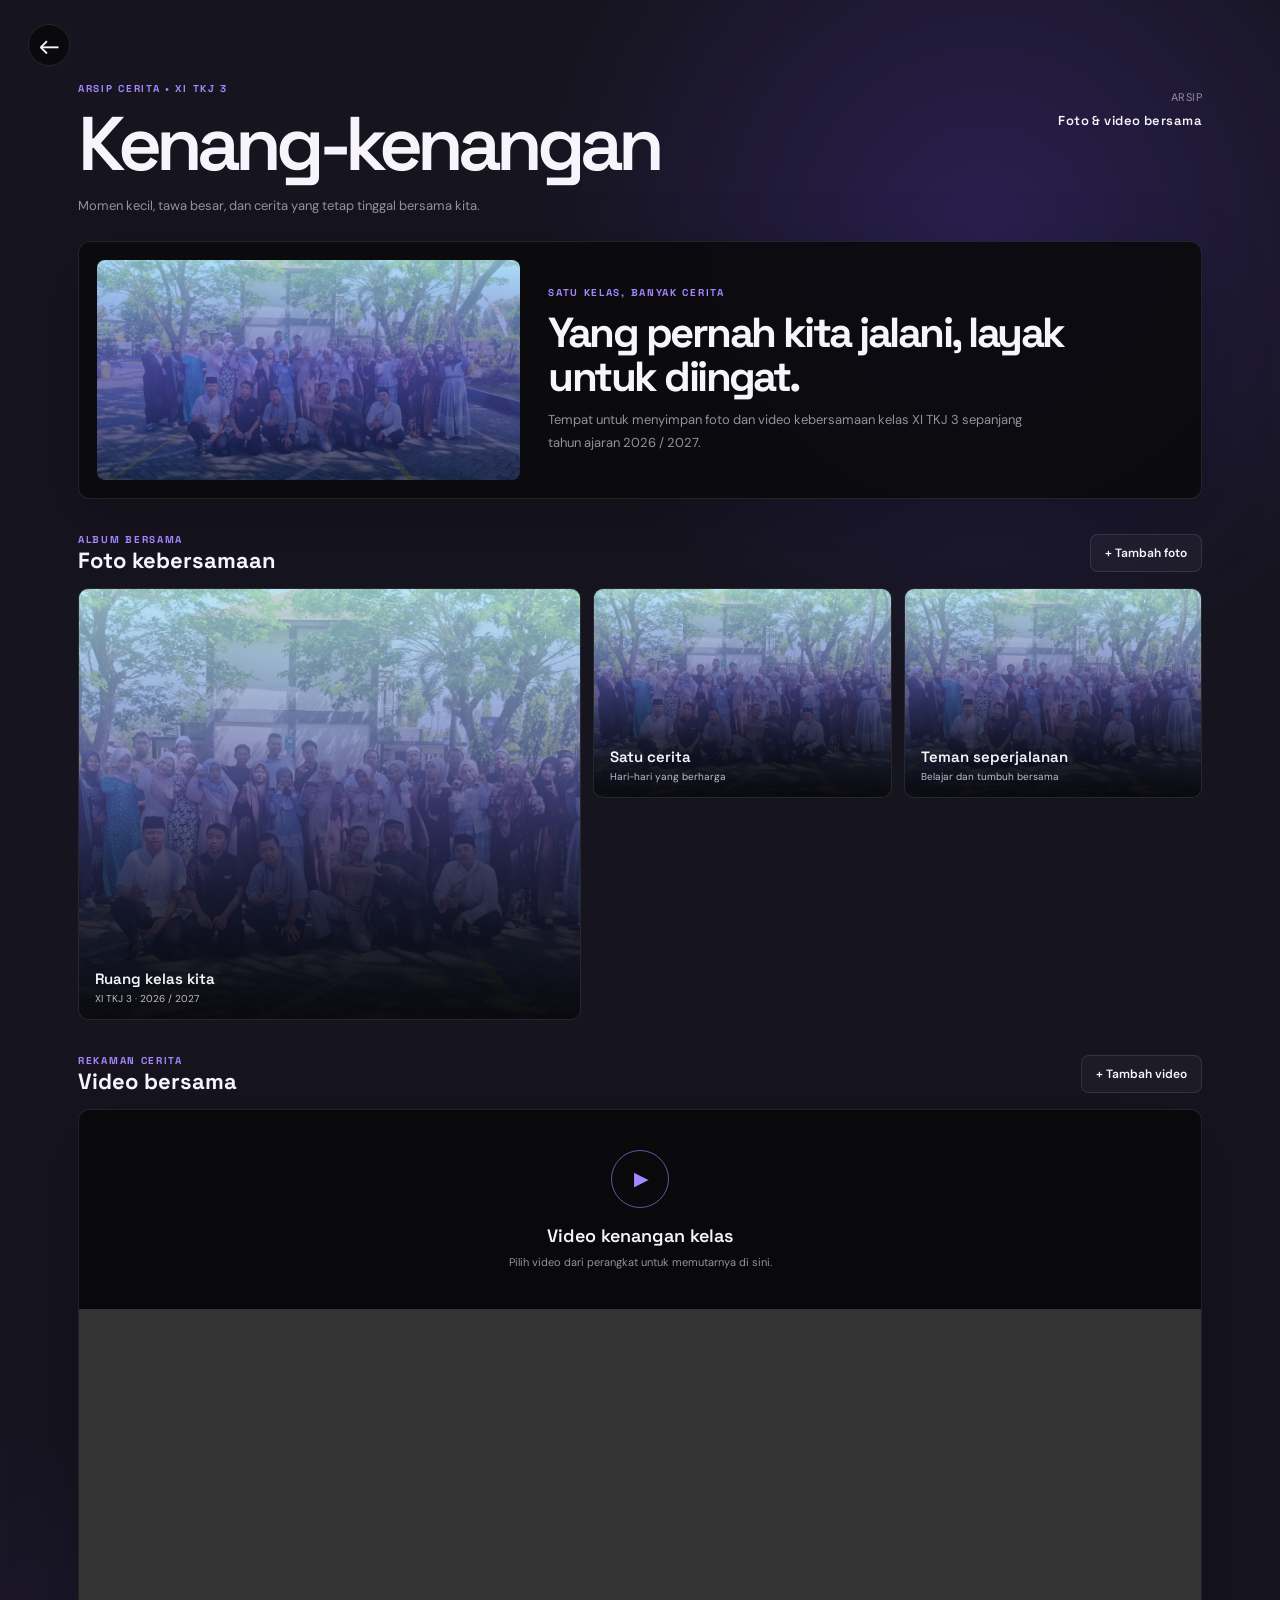
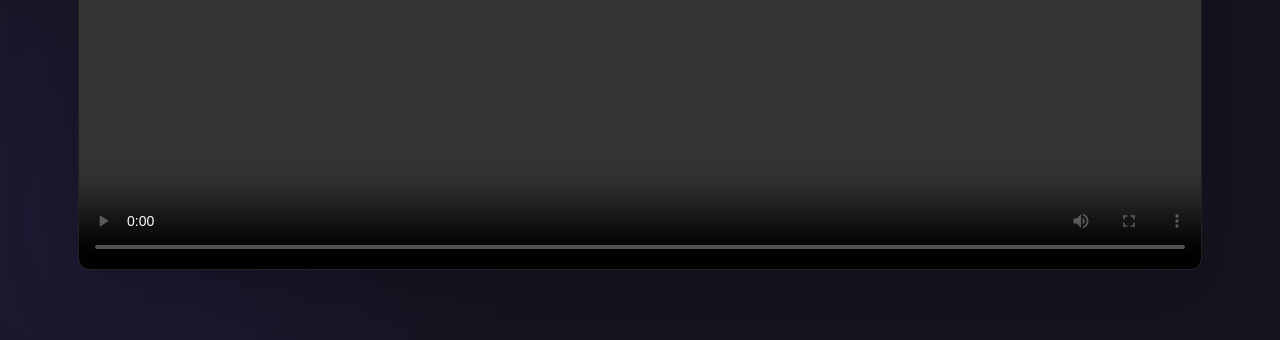
<file: Web/kenangan.html>
<!DOCTYPE html>
<html lang="id">
<head>
	<meta charset="UTF-8" />
	<meta name="viewport" content="width=device-width, initial-scale=1.0" />
	<meta name="description" content="Kenang-kenangan kelas XI TKJ 3" />
	<title>Kenang-kenangan | XI TKJ 3</title>
	<link rel="stylesheet" href="style.css" />
</head>
<body class="focus-page memories-page">
	<a class="focus-back" href="index.html" aria-label="Kembali ke beranda" title="Kembali ke beranda">←</a>
	<div class="shell">
		<aside class="sidebar">
			<div class="brand"><div class="brand-mark">XI</div><div><strong>RUANG KELAS</strong><small>SMKN 1 MOJOKERTO</small></div></div>
			<button class="menu-toggle" type="button" aria-expanded="false" aria-controls="mainNavigation" aria-label="Buka menu navigasi"><span></span><span></span><span></span></button>
			<nav id="mainNavigation" aria-label="Navigasi utama">
				<a href="index.html"><span class="nav-icon">⌂</span> Beranda</a>
				<a href="siswa.html"><span class="nav-icon">♧</span> Daftar siswa</a>
				<a href="absensi.html"><span class="nav-icon">✓</span> Absensi</a>
				<a href="jadwal.html"><span class="nav-icon">▣</span> Jadwal</a>
				<a href="layanan-kelas.html"><span class="nav-icon">↗</span> Akses kelas</a>
				<a class="active" href="kenangan.html"><span class="nav-icon">▧</span> Kenangan</a>
				<a href="wali-kelas.html"><span class="nav-icon">◎</span> Wali kelas</a>
			</nav>
			<div class="sidebar-footer">TAHUN AJARAN<br><strong>2026 / 2027</strong></div>
		</aside>

		<main>
			<header class="topbar memories-heading">
				<div><div class="eyebrow">Arsip cerita • XI TKJ 3</div><h1>Kenang-kenangan</h1><p class="subtitle">Momen kecil, tawa besar, dan cerita yang tetap tinggal bersama kita.</p></div>
				<div class="date">ARSIP<strong>Foto &amp; video bersama</strong></div>
			</header>

			<section class="memory-intro panel" aria-label="Pembuka kenang-kenangan">
				<div class="memory-intro-image"><img src="tkj3.png" alt="Foto bersama kelas XI TKJ 3" /></div>
				<div><div class="eyebrow">Satu kelas, banyak cerita</div><h2>Yang pernah kita jalani, layak untuk diingat.</h2><p>Tempat untuk menyimpan foto dan video kebersamaan kelas XI TKJ 3 sepanjang tahun ajaran 2026 / 2027.</p></div>
			</section>

			<section class="memory-section" aria-labelledby="photoTitle">
				<div class="section-heading"><div><div class="eyebrow">Album bersama</div><h2 id="photoTitle">Foto kebersamaan</h2></div><label class="media-upload ghost-button" for="photoUpload">+ Tambah foto<input id="photoUpload" type="file" accept="image/*" multiple /></label></div>
				<div class="memory-gallery" id="memoryGallery">
					<figure class="memory-photo memory-photo-wide"><img src="tkj3.png" alt="Momen bersama kelas XI TKJ 3" /><figcaption><strong>Ruang kelas kita</strong><span>XI TKJ 3 · 2026 / 2027</span></figcaption></figure>
					<figure class="memory-photo"><img src="tkj3.png" alt="Kebersamaan siswa XI TKJ 3" /><figcaption><strong>Satu cerita</strong><span>Hari-hari yang berharga</span></figcaption></figure>
					<figure class="memory-photo"><img src="tkj3.png" alt="Foto kenangan siswa XI TKJ 3" /><figcaption><strong>Teman seperjalanan</strong><span>Belajar dan tumbuh bersama</span></figcaption></figure>
				</div>
			</section>

			<section class="memory-section" aria-labelledby="videoTitle">
				<div class="section-heading"><div><div class="eyebrow">Rekaman cerita</div><h2 id="videoTitle">Video bersama</h2></div><label class="media-upload ghost-button" for="videoUpload">+ Tambah video<input id="videoUpload" type="file" accept="video/*" /></label></div>
				<div class="memory-video panel" id="memoryVideoPanel">
					<div class="video-placeholder"><span class="video-mark">▶</span><strong>Video kenangan kelas</strong><p>Pilih video dari perangkat untuk memutarnya di sini.</p></div>
					<video id="memoryVideo" controls playsinline hidden></video>
				</div>
			</section>
		</main>
	</div>
	<script src="script.js"></script>
	<script>
		const photoUpload = document.querySelector("#photoUpload");
		const memoryGallery = document.querySelector("#memoryGallery");
		const videoUpload = document.querySelector("#videoUpload");
		const memoryVideo = document.querySelector("#memoryVideo");
		const videoPlaceholder = document.querySelector(".video-placeholder");
		photoUpload.addEventListener("change", event => {
			[...event.target.files].forEach(file => {
				const photo = document.createElement("figure");
				photo.className = "memory-photo memory-photo-added";
				photo.innerHTML = `<img src="${URL.createObjectURL(file)}" alt="${file.name}"><figcaption><strong>${file.name}</strong><span>Foto kenangan baru</span></figcaption>`;
				memoryGallery.append(photo);
			});
		});
		videoUpload.addEventListener("change", event => {
			const file = event.target.files[0];
			if (!file) return;
			memoryVideo.src = URL.createObjectURL(file);
			memoryVideo.hidden = false;
			videoPlaceholder.hidden = true;
			memoryVideo.play().catch(() => {});
		});
	</script>
</body>
</html>
</file>
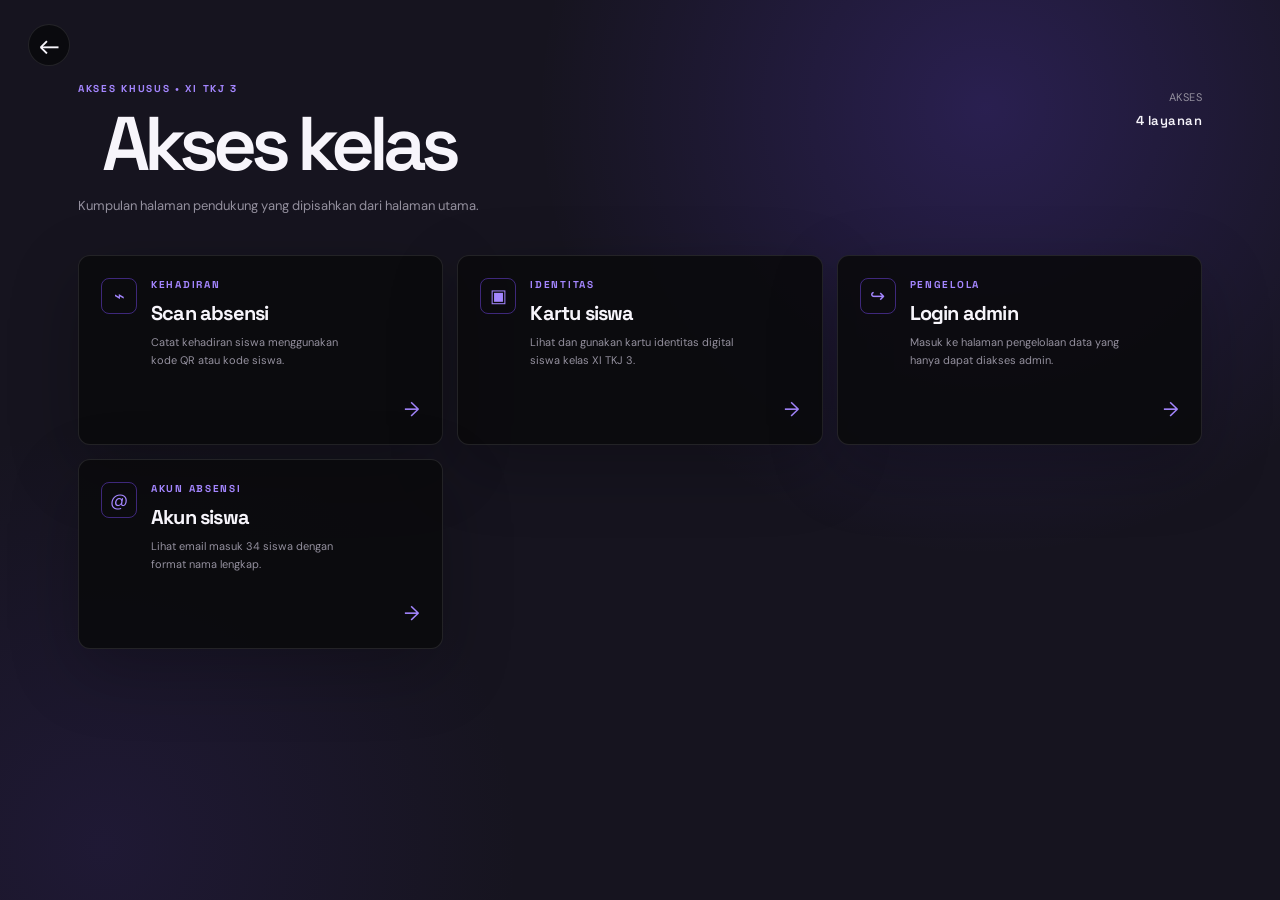
<file: Web/layanan-kelas.html>
<!DOCTYPE html>
<html lang="id">
<head>
	<meta charset="UTF-8" />
	<meta name="viewport" content="width=device-width, initial-scale=1.0" />
	<meta name="description" content="Akses khusus kelas XI TKJ 3" />
	<title>Akses Kelas | XI TKJ 3</title>
	<link rel="stylesheet" href="style.css" />
</head>
<body class="focus-page">
	<a class="focus-back" href="index.html" aria-label="Kembali ke beranda" title="Kembali ke beranda">←</a>
	<div class="shell">
		<aside class="sidebar">
			<div class="brand"><div class="brand-mark">XI</div><div><strong>RUANG KELAS</strong><small>SMKN 1 MOJOKERTO</small></div></div>
			<button class="menu-toggle" type="button" aria-expanded="false" aria-controls="mainNavigation" aria-label="Buka menu navigasi"><span></span><span></span><span></span></button>
			<nav id="mainNavigation" aria-label="Navigasi utama">
				<a href="siswa.html"><span class="nav-icon">♧</span> Daftar siswa</a>
				<a href="absensi.html"><span class="nav-icon">✓</span> Absensi</a>
				<a href="jadwal.html"><span class="nav-icon">▣</span> Jadwal</a>
				<a class="active" href="layanan-kelas.html"><span class="nav-icon">↗</span> Akses kelas</a>
				<a href="kenangan.html"><span class="nav-icon">K</span> Kenangan</a>
				<a href="wali-kelas.html"><span class="nav-icon">◎</span> Wali kelas</a>
			</nav>
			<div class="sidebar-footer">TAHUN AJARAN<br><strong>2026 / 2027</strong></div>
		</aside>

		<main>
			<header class="topbar">
				<div><div class="eyebrow">Akses khusus • XI TKJ 3</div><h1>Akses kelas</h1><p class="subtitle">Kumpulan halaman pendukung yang dipisahkan dari halaman utama.</p></div>
				<div class="date">AKSES<strong>4 layanan</strong></div>
			</header>

			<section class="access-grid" aria-label="Akses khusus kelas">
				<a class="access-card panel" href="scan-absensi.html"><span class="access-icon">⌁</span><div><div class="eyebrow">Kehadiran</div><h2>Scan absensi</h2><p>Catat kehadiran siswa menggunakan kode QR atau kode siswa.</p></div><span class="access-arrow">→</span></a>
				<a class="access-card panel" href="kartu-siswa.html"><span class="access-icon">▣</span><div><div class="eyebrow">Identitas</div><h2>Kartu siswa</h2><p>Lihat dan gunakan kartu identitas digital siswa kelas XI TKJ 3.</p></div><span class="access-arrow">→</span></a>
				<a class="access-card panel" href="http://127.0.0.1:8000/login"><span class="access-icon">↪</span><div><div class="eyebrow">Pengelola</div><h2>Login admin</h2><p>Masuk ke halaman pengelolaan data yang hanya dapat diakses admin.</p></div><span class="access-arrow">→</span></a>
				<a class="access-card panel" href="akun-siswa.html"><span class="access-icon">@</span><div><div class="eyebrow">Akun absensi</div><h2>Akun siswa</h2><p>Lihat email masuk 34 siswa dengan format nama lengkap.</p></div><span class="access-arrow">→</span></a>
			</section>
		</main>
	</div>
</body>
</html>
</file>
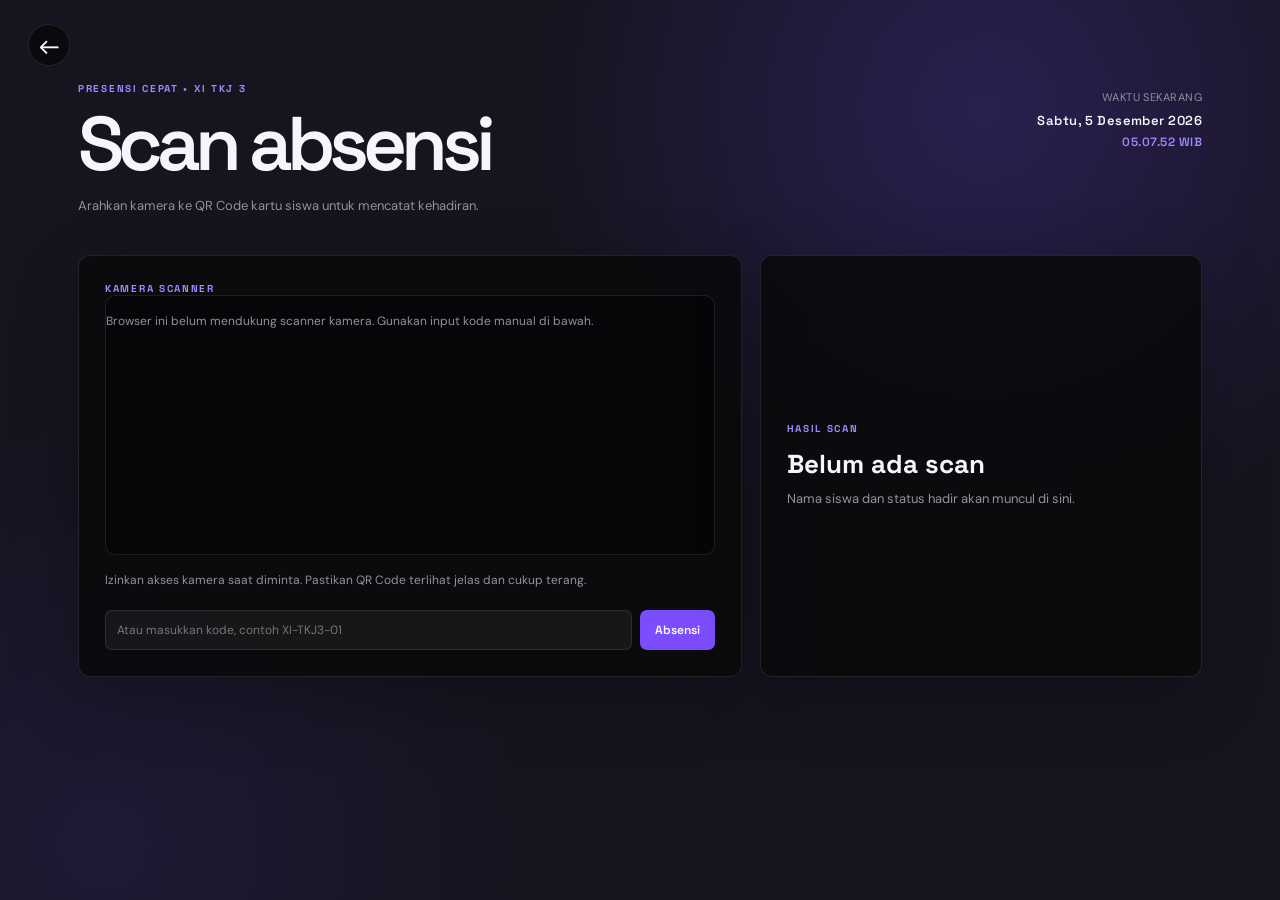
<file: Web/scan-absensi.html>
<!DOCTYPE html>
<html lang="id">
<head>
	<meta charset="UTF-8" />
	<meta name="viewport" content="width=device-width, initial-scale=1.0" />
	<meta name="description" content="Scan absensi siswa XI TKJ 3" />
	<title>Scan Absensi | XI TKJ 3</title>
	<link rel="stylesheet" href="style.css" />
	<style>
		.scan-layout { display: grid; grid-template-columns: 1.2fr .8fr; gap: 18px; }
		.scanner-card, .scan-result { padding: 26px; }
		#reader { width: 100%; min-height: 260px; overflow: hidden; border: 1px solid var(--line); border-radius: 10px; background: #060609; }
		.scan-help { color: var(--muted); margin: 16px 0 0; font-size: 12px; line-height: 1.6; }
		.manual-form { display: flex; gap: 8px; margin-top: 20px; }
		.manual-form input { flex: 1; min-width: 0; color: var(--white); background: rgba(255,255,255,.05); border: 1px solid var(--line); border-radius: 7px; padding: 11px; outline: none; font: 12px "DM Sans", sans-serif; }
		.primary-button { border: 0; border-radius: 7px; padding: 11px 15px; color: white; background: var(--purple); cursor: pointer; font: 600 12px "Space Grotesk", sans-serif; }
		.primary-button:hover { background: var(--purple-light); }
		.scan-result { display: flex; flex-direction: column; justify-content: center; min-height: 330px; }
		.scan-result h2 { margin: 12px 0 8px; font-size: 26px; }
		.scan-result p { color: var(--muted); margin: 0; font-size: 13px; line-height: 1.6; }
		.scan-success { color: #8effc5 !important; }
		@media (max-width: 700px) { .scan-layout { grid-template-columns: 1fr; } }
	</style>
</head>
<body class="focus-page">
	<a class="focus-back" href="layanan-kelas.html" aria-label="Kembali ke akses kelas" title="Kembali ke akses kelas">←</a>
	<div class="shell">
		<aside class="sidebar">
			<div class="brand"><div class="brand-mark">XI</div><div><strong>RUANG KELAS</strong><small>SMKN 1 MOJOKERTO</small></div></div>
			<button class="menu-toggle" type="button" aria-expanded="false" aria-controls="mainNavigation" aria-label="Buka menu navigasi"><span></span><span></span><span></span></button>
			<nav id="mainNavigation" aria-label="Navigasi utama">
				<a href="index.html"><span class="nav-icon">⌂</span> Beranda</a>
				<a href="siswa.html"><span class="nav-icon">♧</span> Daftar siswa</a>
				<a href="absensi.html"><span class="nav-icon">✓</span> Absensi</a>
				<a href="jadwal.html"><span class="nav-icon">▣</span> Jadwal</a>
				<a class="active" href="scan-absensi.html"><span class="nav-icon">⌁</span> Scan absensi</a>
				<a href="layanan-kelas.html"><span class="nav-icon">↗</span> Akses kelas</a>
				<a href="kenangan.html"><span class="nav-icon">K</span> Kenangan</a>
				<a href="wali-kelas.html"><span class="nav-icon">◎</span> Wali kelas</a>
			</nav>
			<div class="sidebar-footer">TAHUN AJARAN<br><strong>2026 / 2027</strong></div>
		</aside>
		<main>
			<header class="topbar"><div><div class="eyebrow">Presensi cepat • XI TKJ 3</div><h1>Scan absensi</h1><p class="subtitle">Arahkan kamera ke QR Code kartu siswa untuk mencatat kehadiran.</p></div><div class="date">WAKTU SEKARANG<strong id="scanDate">Memuat tanggal...</strong><span id="scanClock">00:00:00 WIB</span></div></header>
			<section class="scan-layout">
				<article class="scanner-card panel"><div class="eyebrow">Kamera scanner</div><div id="reader"></div><p class="scan-help">Izinkan akses kamera saat diminta. Pastikan QR Code terlihat jelas dan cukup terang.</p><form class="manual-form" id="manualForm"><input id="manualCode" autocomplete="off" placeholder="Atau masukkan kode, contoh XI-TKJ3-01" aria-label="Kode kartu siswa" /><button class="primary-button" type="submit">Absensi</button></form></article>
				<article class="scan-result panel" id="scanResult"><div class="eyebrow">Hasil scan</div><h2>Belum ada scan</h2><p>Nama siswa dan status hadir akan muncul di sini.</p></article>
			</section>
		</main>
	</div>
	<script src="script.js"></script>
	<script>
		const result = document.querySelector("#scanResult");
		const manualForm = document.querySelector("#manualForm");
		const manualCode = document.querySelector("#manualCode");
		const scanDate = document.querySelector("#scanDate");
		const scanClock = document.querySelector("#scanClock");
		const getLocalDateKey = date => {
			const year = date.getFullYear();
			const month = String(date.getMonth() + 1).padStart(2, "0");
			const day = String(date.getDate()).padStart(2, "0");
			return `${year}-${month}-${day}`;
		};
		const updateScanDateTime = () => {
			const now = new Date();
			if (scanDate) scanDate.textContent = new Intl.DateTimeFormat("id-ID", { weekday: "long", day: "numeric", month: "long", year: "numeric" }).format(now);
			if (scanClock) scanClock.textContent = `${new Intl.DateTimeFormat("id-ID", { hour: "2-digit", minute: "2-digit", second: "2-digit", hour12: false }).format(now)} WIB`;
		};
		updateScanDateTime();
		setInterval(updateScanDateTime, 1000);
		const todayKey = () => getLocalDateKey(new Date());
		const showResult = (code) => {
			const match = /^XI-TKJ3-(\d{2})$/i.exec(code.trim());
			const index = match ? Number(match[1]) - 1 : -1;
			if (index < 0 || !students[index]) {
				result.innerHTML = '<div class="eyebrow">Hasil scan</div><h2>Kode tidak ditemukan</h2><p>Periksa kembali QR Code atau kode kartu siswa.</p>';
				return;
			}
			const storageKey = "xi-tkj-3-attendance";
			const data = JSON.parse(localStorage.getItem(storageKey) || "{}");
			const records = data[todayKey()] || Object.fromEntries(students.map(name => [name, "belum-hadir"]));
			records[students[index]] = "hadir";
			data[todayKey()] = records;
			localStorage.setItem(storageKey, JSON.stringify(data));
			const scannedAt = new Date();
			const scannedDate = new Intl.DateTimeFormat("id-ID", { dateStyle: "full", timeStyle: "medium" }).format(scannedAt);
			result.innerHTML = `<div class="eyebrow">Absensi berhasil</div><h2>${students[index]}</h2><p class="scan-success">Status otomatis berubah menjadi Hadir.</p><p>Absen ${String(index + 1).padStart(2, "0")} · ${scannedDate} WIB</p>`;
			manualCode.value = "";
		};
		manualForm.addEventListener("submit", event => { event.preventDefault(); showResult(manualCode.value); });
		if ("BarcodeDetector" in window) {
			const video = document.createElement("video");
			video.setAttribute("playsinline", "true");
			video.style.width = "100%";
			document.querySelector("#reader").append(video);
			navigator.mediaDevices?.getUserMedia({ video: { facingMode: "environment" } }).then(stream => {
				video.srcObject = stream; video.play();
				const detector = new BarcodeDetector({ formats: ["qr_code"] });
				const scan = async () => { try { const codes = await detector.detect(video); if (codes[0]?.rawValue) showResult(codes[0].rawValue); } catch (_) {} requestAnimationFrame(scan); };
				scan();
			}).catch(() => { document.querySelector("#reader").innerHTML = '<p class="scan-help">Kamera tidak tersedia. Gunakan input kode manual di bawah.</p>'; });
		} else {
			document.querySelector("#reader").innerHTML = '<p class="scan-help">Browser ini belum mendukung scanner kamera. Gunakan input kode manual di bawah.</p>';
		}
	</script>
</body>
</html>
</file>
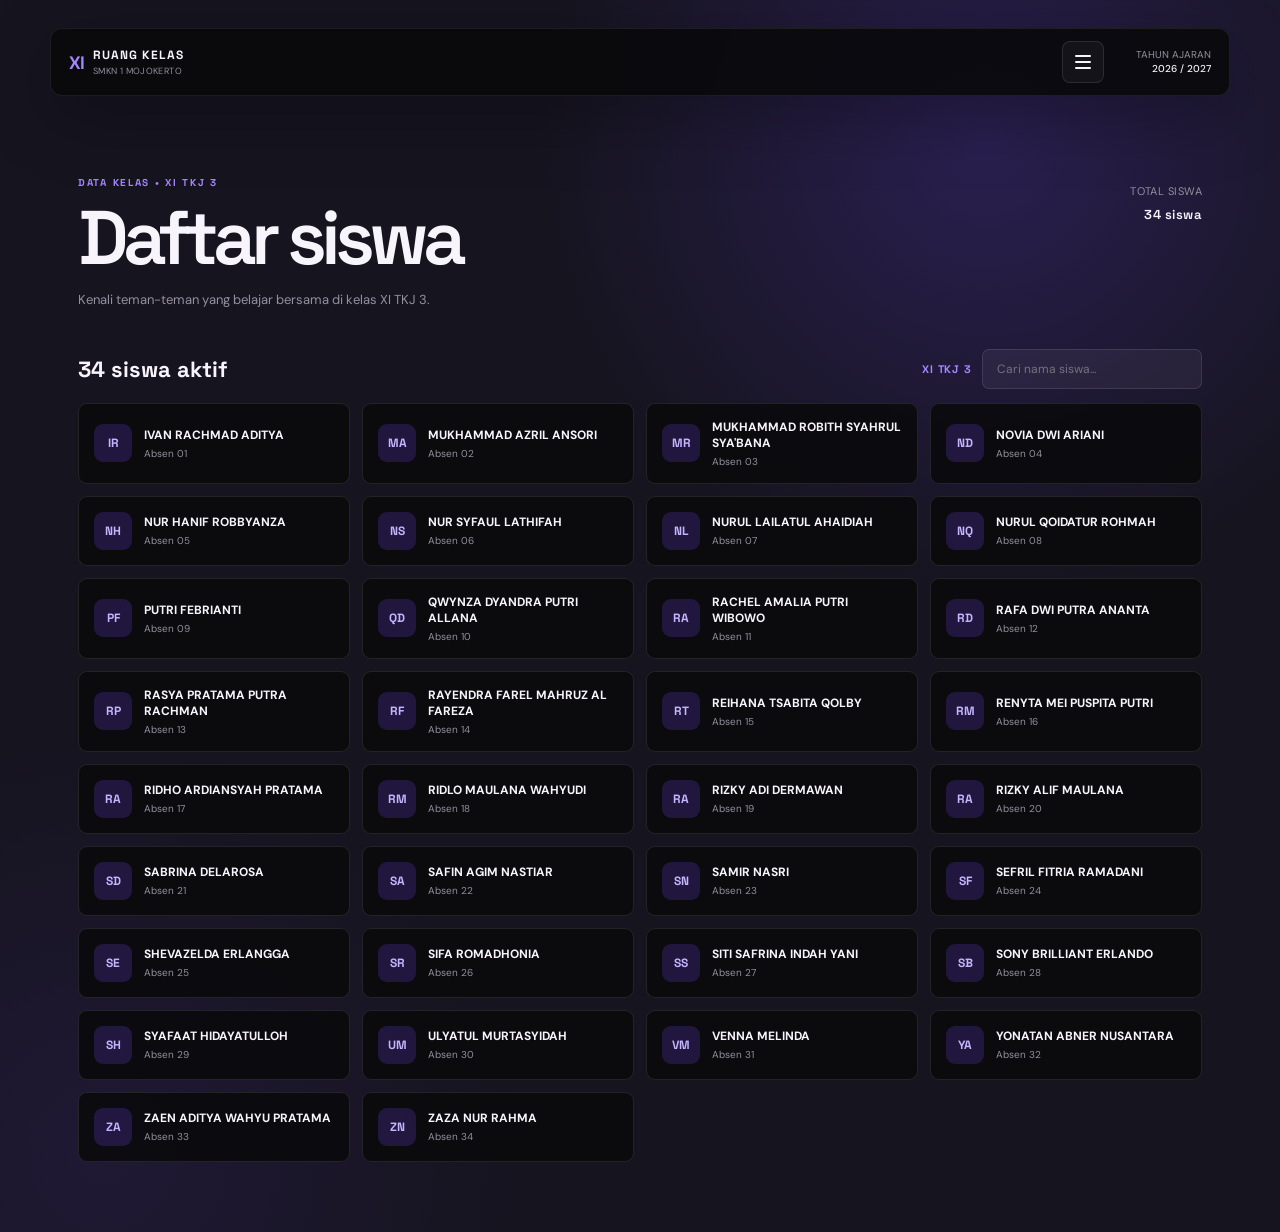
<file: Web/siswa.html>
<!DOCTYPE html>
<html lang="id">
<head>
	<meta charset="UTF-8" />
	<meta name="viewport" content="width=device-width, initial-scale=1.0" />
	<meta name="description" content="Daftar siswa kelas XI TKJ 3" />
	<title>Daftar Siswa | XI TKJ 3</title>
	<link rel="stylesheet" href="style.css" />
</head>
<body>
	<div class="shell">
		<aside class="sidebar">
			<div class="brand"><div class="brand-mark">XI</div><div><strong>RUANG KELAS</strong><small>SMKN 1 MOJOKERTO</small></div></div>
			<button class="menu-toggle" type="button" aria-expanded="false" aria-controls="mainNavigation" aria-label="Buka menu navigasi"><span></span><span></span><span></span></button>
			<nav id="mainNavigation" aria-label="Navigasi utama">
				<a href="index.html"><span class="nav-icon">⌂</span> Beranda</a>
				<a class="active" href="siswa.html"><span class="nav-icon">♧</span> Daftar siswa</a>
				<a href="absensi.html"><span class="nav-icon">✓</span> Absensi</a>
				<a href="jadwal.html"><span class="nav-icon">▣</span> Jadwal</a>
				<a href="layanan-kelas.html"><span class="nav-icon">↗</span> Akses kelas</a>
				<a href="kenangan.html"><span class="nav-icon">K</span> Kenangan</a>
				<a href="wali-kelas.html"><span class="nav-icon">◎</span> Wali kelas</a>
			</nav>
			<div class="sidebar-footer">TAHUN AJARAN<br><strong>2026 / 2027</strong></div>
		</aside>

		<main>
			<header class="topbar">
				<div><div class="eyebrow">Data kelas • XI TKJ 3</div><h1>Daftar siswa</h1><p class="subtitle">Kenali teman-teman yang belajar bersama di kelas XI TKJ 3.</p></div>
				<div class="date">TOTAL SISWA<strong>34 siswa</strong></div>
			</header>
			<section>
				<div class="section-heading"><h2>34 siswa aktif</h2><div class="toolbar"><span class="count">XI TKJ 3</span><input class="search" id="search" type="search" placeholder="Cari nama siswa..." aria-label="Cari nama siswa" /></div></div>
				<div class="students" id="studentList"></div><div class="empty" id="emptyState">Nama siswa tidak ditemukan.</div>
			</section>
		</main>
	</div>
	<script src="script.js"></script>
</body>
</html>
</file>
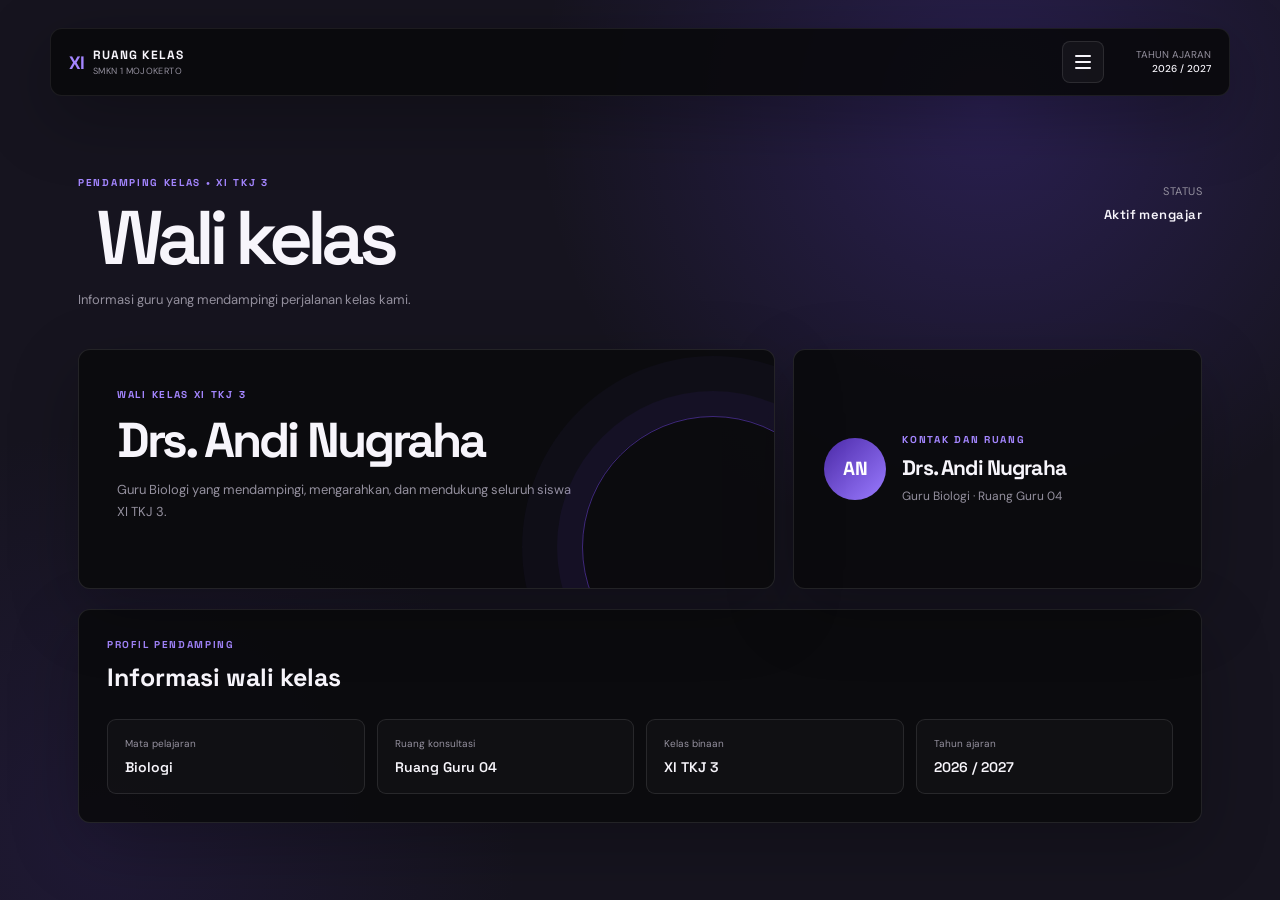
<file: Web/wali-kelas.html>
<!DOCTYPE html>
<html lang="id">
<head>
	<meta charset="UTF-8" />
	<meta name="viewport" content="width=device-width, initial-scale=1.0" />
	<meta name="description" content="Wali kelas XI TKJ 3" />
	<title>Wali Kelas | XI TKJ 3</title>
	<link rel="stylesheet" href="style.css" />
</head>
<body>
	<div class="shell">
		<aside class="sidebar">
			<div class="brand"><div class="brand-mark">XI</div><div><strong>RUANG KELAS</strong><small>SMKN 1 MOJOKERTO</small></div></div>
			<button class="menu-toggle" type="button" aria-expanded="false" aria-controls="mainNavigation" aria-label="Buka menu navigasi"><span></span><span></span><span></span></button>
			<nav id="mainNavigation" aria-label="Navigasi utama">
				<a href="index.html"><span class="nav-icon">⌂</span> Beranda</a>
				<a href="siswa.html"><span class="nav-icon">♧</span> Daftar siswa</a>
				<a href="absensi.html"><span class="nav-icon">✓</span> Absensi</a>
				<a href="jadwal.html"><span class="nav-icon">▣</span> Jadwal</a>
				<a href="layanan-kelas.html"><span class="nav-icon">↗</span> Akses kelas</a>
				<a href="kenangan.html"><span class="nav-icon">K</span> Kenangan</a>
				<a class="active" href="wali-kelas.html"><span class="nav-icon">◎</span> Wali kelas</a>
			</nav>
			<div class="sidebar-footer">TAHUN AJARAN<br><strong>2026 / 2027</strong></div>
		</aside>

		<main>
			<header class="topbar">
				<div><div class="eyebrow">Pendamping kelas • XI TKJ 3</div><h1>Wali kelas</h1><p class="subtitle">Informasi guru yang mendampingi perjalanan kelas kami.</p></div>
				<div class="date">STATUS<strong>Aktif mengajar</strong></div>
			</header>
			<section class="hero" aria-label="Informasi wali kelas">
				<article class="hero-card"><div class="eyebrow">Wali kelas XI TKJ 3</div><h2>Drs. Andi Nugraha</h2><p>Guru Biologi yang mendampingi, mengarahkan, dan mendukung seluruh siswa XI TKJ 3.</p></article>
				<article class="panel teacher"><div class="avatar">AN</div><div><div class="eyebrow">Kontak dan ruang</div><h3>Drs. Andi Nugraha</h3><p>Guru Biologi · Ruang Guru 04</p></div></article>
			</section>
			<section class="panel teacher-details">
				<div><div class="eyebrow">Profil pendamping</div><h2>Informasi wali kelas</h2></div>
				<div class="detail-grid"><div><span>Mata pelajaran</span><strong>Biologi</strong></div><div><span>Ruang konsultasi</span><strong>Ruang Guru 04</strong></div><div><span>Kelas binaan</span><strong>XI TKJ 3</strong></div><div><span>Tahun ajaran</span><strong>2026 / 2027</strong></div></div>
			</section>
		</main>
	</div>
	<script src="script.js"></script>
</body>
</html>
</file>
<file: Web/style.css>
@import url("https://fonts.googleapis.com/css2?family=DM+Sans:wght@400;500;600;700&family=Orbitron:wght@500;600;700;800&family=Space+Grotesk:wght@500;600;700&display=swap");

:root {
	--ink: #08080b;
	--surface: #101014;
	--surface-soft: #16151d;
	--purple: #7c4dff;
	--purple-light: #a486ff;
	--white: #f7f5fb;
	--muted: #94909e;
	--line: rgba(255, 255, 255, .1);
	--ease-smooth: cubic-bezier(.22, 1, .36, 1);
	--transition-smooth: 360ms var(--ease-smooth);
}

* { box-sizing: border-box; }
html { scroll-behavior: smooth; }
html, body { overflow-x: hidden; }
button, a, input, select { transition-timing-function: var(--ease-smooth); }
body {
	margin: 0;
	color: var(--white);
	background: #16141f;
	background-image: radial-gradient(circle at 77% 12%, rgba(111, 72, 255, .22), transparent 28rem), radial-gradient(circle at 8% 94%, rgba(63, 42, 129, .22), transparent 26rem);
	font-family: "DM Sans", Arial, sans-serif;
	min-height: 100vh;
	animation: pageEnter 520ms var(--ease-smooth) both;
}

.page-leaving { opacity: 0; transform: translateY(10px); transition: opacity 300ms var(--ease-smooth), transform 300ms var(--ease-smooth); }
@keyframes pageEnter { from { opacity: 0; transform: translateY(10px); } to { opacity: 1; transform: translateY(0); } }

.welcome-screen {
	position: fixed;
	inset: 0;
	z-index: 20;
	display: grid;
	place-items: center;
	cursor: pointer;
	background: linear-gradient(rgba(19, 14, 35, .22), rgba(8, 8, 11, .78)), url("tkj3.png") center / cover no-repeat, var(--ink);
	transition: opacity 600ms var(--ease-smooth), visibility 600ms var(--ease-smooth);
}
.welcome-screen::after { content: ""; position: absolute; inset: 0; background: rgba(124, 77, 255, .12); pointer-events: none; }
.welcome-title { position: relative; z-index: 1; color: #fff; font: 700 clamp(44px, 9vw, 116px)/1 "Orbitron", "Space Grotesk", sans-serif; letter-spacing: .08em; text-shadow: 0 3px 24px rgba(0, 0, 0, .3); }
.welcome-hint { position: absolute; right: 28px; bottom: 24px; z-index: 1; color: rgba(255,255,255,.58); font-size: 11px; letter-spacing: .08em; }
.welcome-screen-hidden { opacity: 0; visibility: hidden; pointer-events: none; }

.shell { min-height: 100vh; padding: 28px 24px 40px; }
.focus-page .sidebar { display: none; }
.focus-page main { padding-top: 54px; }
.focus-back { position: fixed; top: 24px; left: 28px; z-index: 5; display: grid; place-items: center; width: 42px; height: 42px; color: var(--white); background: rgba(10, 10, 13, .88); border: 1px solid var(--line); border-radius: 50%; text-decoration: none; font: 26px/1 "Space Grotesk", sans-serif; transition: color var(--transition-smooth), border-color var(--transition-smooth), transform var(--transition-smooth); }
.focus-back:hover { color: var(--purple-light); border-color: var(--purple); transform: translateX(-2px); }
.sidebar {
	max-width: 1180px; margin: 0 auto; min-height: 64px; padding: 12px 18px;
	border: 1px solid rgba(255, 255, 255, .08); border-radius: 12px;
	background: rgba(9, 9, 12, .9); display: flex; align-items: center; gap: 32px;
	box-shadow: 0 20px 70px rgba(0, 0, 0, .28); position: relative; z-index: 2;
}
.brand { display: flex; align-items: center; gap: 10px; margin-right: auto; }
.brand-mark { color: var(--purple-light); font: 700 18px "Space Grotesk", sans-serif; letter-spacing: -.08em; }
.brand strong { display: block; font: 700 12px "Space Grotesk", sans-serif; letter-spacing: .08em; }
.brand small { display: block; margin-top: 2px; color: var(--muted); font-size: 9px; letter-spacing: .04em; }
.menu-toggle { width: 42px; height: 42px; display: grid; place-content: center; gap: 4px; flex-shrink: 0; border: 1px solid var(--line); border-radius: 8px; background: rgba(255,255,255,.04); color: var(--white); cursor: pointer; transition: border-color var(--transition-smooth), background var(--transition-smooth), transform var(--transition-smooth); }
.menu-toggle:hover, .sidebar.menu-open .menu-toggle { border-color: var(--purple); background: rgba(124, 77, 255, .18); }
.menu-toggle span { width: 16px; height: 2px; display: block; border-radius: 2px; background: currentColor; transition: transform var(--transition-smooth), opacity var(--transition-smooth); }
.sidebar.menu-open .menu-toggle span:first-child { transform: translateY(6px) rotate(45deg); }
.sidebar.menu-open .menu-toggle span:nth-child(2) { opacity: 0; }
.sidebar.menu-open .menu-toggle span:last-child { transform: translateY(-6px) rotate(-45deg); }
nav { position: absolute; top: calc(100% + 10px); right: 18px; z-index: 5; display: grid; min-width: 190px; padding: 7px; border: 1px solid var(--line); border-radius: 10px; background: rgba(12, 11, 16, .98); box-shadow: 0 18px 45px rgba(0, 0, 0, .38); opacity: 0; visibility: hidden; transform: translateY(-8px) scale(.98); transform-origin: top right; transition: opacity var(--transition-smooth), visibility var(--transition-smooth), transform var(--transition-smooth); }
.sidebar.menu-open nav { opacity: 1; visibility: visible; transform: translateY(0) scale(1); }
nav a { color: #aaa6b1; text-decoration: none; padding: 10px 12px; border-radius: 7px; font-size: 12px; transition: color var(--transition-smooth), background var(--transition-smooth), box-shadow var(--transition-smooth), transform var(--transition-smooth); }
nav a:hover, nav a.active { color: var(--white); background: rgba(124, 77, 255, .18); }
nav a.active { box-shadow: inset 2px 0 var(--purple); }
.nav-icon { display: inline-block; width: 22px; color: var(--purple-light); }
.sidebar-footer { color: var(--muted); font-size: 10px; line-height: 1.4; text-align: right; }
.sidebar-footer strong { color: var(--white); font-weight: 500; }

main { width: 100%; max-width: 1180px; margin: 0 auto; padding: 80px 28px 30px; }
.topbar { display: flex; justify-content: space-between; align-items: flex-start; gap: 28px; margin-bottom: 38px; }
.home-topbar { display: grid; grid-template-columns: 1fr auto 1fr; align-items: start; }
.class-heading { grid-column: 2; text-align: center; }
.home-topbar .date { grid-column: 3; justify-self: end; }
.eyebrow { color: var(--purple-light); text-transform: uppercase; letter-spacing: .17em; font: 700 10px "Space Grotesk", sans-serif; }
h1, h2, h3 { font-family: "Space Grotesk", sans-serif; }
h1 { display: flex; justify-content: center; align-items: baseline; gap: .25em; white-space: nowrap; font-size: clamp(38px, 6vw, 76px); letter-spacing: -.08em; line-height: .95; margin: 13px 0 16px; font-weight: 600; }
.class-number { display: inline-block; line-height: 1; color: var(--purple-light); }
.subtitle { max-width: 430px; color: var(--muted); margin: 0; font-size: 13px; line-height: 1.6; }
.class-heading .subtitle { margin: 0 auto; }
.date { color: var(--muted); text-align: right; font-size: 11px; padding-top: 8px; letter-spacing: .04em; }
.date strong { display: block; color: var(--white); margin-top: 8px; font: 600 13px "Space Grotesk", sans-serif; }
.date span { display: block; margin-top: 5px; color: var(--purple-light); font: 600 12px "Space Grotesk", sans-serif; letter-spacing: .04em; }

.hero { display: grid; grid-template-columns: 1.45fr .85fr; gap: 18px; margin-bottom: 18px; }
.hero-card, .panel { border: 1px solid var(--line); background: rgba(10, 10, 13, .9); box-shadow: 0 22px 70px rgba(0, 0, 0, .24); border-radius: 12px; }
.hero-card { min-height: 240px; padding: 38px; position: relative; overflow: hidden; text-align: left; }
.hero-card::after { content: ""; position: absolute; right: -70px; bottom: -90px; width: 260px; height: 260px; border: 1px solid rgba(124, 77, 255, .45); border-radius: 50%; box-shadow: 0 0 0 25px rgba(124, 77, 255, .06), 0 0 0 60px rgba(124, 77, 255, .035); }
.hero-card h2 { max-width: 560px; font-size: clamp(28px, 4vw, 49px); line-height: 1.05; letter-spacing: -.06em; margin: 14px 0 13px; }
.hero-card p { max-width: 460px; color: var(--muted); line-height: 1.65; margin: 0; font-size: 13px; }
.teacher { padding: 30px; display: flex; gap: 16px; align-items: center; }
.avatar { width: 62px; height: 62px; flex-shrink: 0; display: grid; place-items: center; border-radius: 50%; background: linear-gradient(135deg, #4c2aa9, #9a7bff); color: #fff; font: 700 19px "Space Grotesk", sans-serif; }
.teacher h3 { margin: 8px 0 7px; font-size: 21px; letter-spacing: -.04em; }
.teacher p { margin: 0; color: var(--muted); font-size: 12px; }

.dashboard-lower { display: grid; grid-template-columns: 1.05fr 1.25fr .85fr; gap: 18px; margin-top: 18px; }
.stats-panel, .agenda-panel, .quote-panel { padding: 24px; min-height: 218px; }
.panel-heading { display: flex; align-items: flex-start; justify-content: space-between; gap: 12px; }
.panel-heading h2 { margin: 9px 0 0; font-size: 21px; letter-spacing: -.04em; }
.status-dot { color: #b6a1ff; white-space: nowrap; font-size: 11px; }
.status-dot::first-letter { color: #b6a1ff; }
.stat-grid { display: grid; grid-template-columns: repeat(3, 1fr); gap: 8px; margin-top: 30px; }
.stat-grid div { padding: 12px 8px; border-left: 1px solid var(--line); }
.stat-grid strong { display: block; color: var(--purple-light); font: 600 27px "Space Grotesk", sans-serif; }
.stat-grid span { display: block; margin-top: 5px; color: var(--muted); font-size: 10px; }
.agenda-date { color: var(--muted); font-size: 10px; letter-spacing: .08em; }
.agenda-item { display: flex; align-items: center; gap: 13px; margin-top: 19px; }
.agenda-item time { width: 39px; height: 39px; display: grid; place-content: center; text-align: center; border: 1px solid rgba(124, 77, 255, .6); border-radius: 9px; color: var(--purple-light); font: 700 13px/12px "Space Grotesk", sans-serif; }
.agenda-item time small { font-size: 8px; letter-spacing: .1em; }
.agenda-item strong { display: block; font-size: 12px; }
.agenda-item span { display: block; margin-top: 5px; color: var(--muted); font-size: 10px; }
.quote-panel { display: flex; flex-direction: column; justify-content: center; }
.quote-panel blockquote { margin: 16px 0 12px; color: var(--white); font: 500 20px/1.3 "Space Grotesk", sans-serif; letter-spacing: -.04em; }
.quote-panel cite { color: var(--muted); font-size: 11px; }

.schedule-summary { padding: 24px; margin-bottom: 18px; }
.schedule-summary h2 { margin: 10px 0 0; font-size: 22px; }
.access-grid { display: grid; grid-template-columns: repeat(3, 1fr); gap: 14px; }
.access-card { display: flex; align-items: flex-start; gap: 14px; min-height: 190px; padding: 22px; color: var(--white); text-decoration: none; transition: border-color var(--transition-smooth), transform var(--transition-smooth), box-shadow var(--transition-smooth); }
.access-card:hover { border-color: rgba(124, 77, 255, .65); transform: translateY(-3px); }
.access-card h2 { margin: 9px 0 8px; font-size: 20px; letter-spacing: -.04em; }
.access-card p { max-width: 210px; margin: 0; color: var(--muted); font-size: 11px; line-height: 1.6; }
.access-icon { display: grid; place-items: center; width: 36px; height: 36px; flex-shrink: 0; border: 1px solid rgba(124, 77, 255, .45); border-radius: 8px; color: var(--purple-light); font-size: 18px; }
.access-arrow { align-self: flex-end; margin-left: auto; color: var(--purple-light); font-size: 20px; }
.account-toolbar { display: flex; align-items: center; justify-content: space-between; gap: 20px; padding: 18px 20px; margin-bottom: 14px; }
.account-toolbar strong { display: block; margin-top: 8px; color: var(--white); font: 600 14px "Space Grotesk", sans-serif; }
.account-toolbar p { margin: 5px 0 0; color: var(--muted); font-size: 11px; }
.account-toolbar .search { width: 230px; }
.account-grid { display: grid; grid-template-columns: repeat(2, minmax(0, 1fr)); gap: 8px; }
.account-card { display: flex; align-items: center; gap: 11px; min-width: 0; padding: 12px 14px; }
.account-number { width: 20px; color: var(--muted); font: 10px "Space Grotesk", sans-serif; }
.account-avatar { display: grid; place-items: center; width: 34px; height: 34px; flex: 0 0 34px; border-radius: 8px; color: var(--purple-light); background: rgba(124,77,255,.16); font: 700 10px "Space Grotesk", sans-serif; }
.account-content { min-width: 0; flex: 1; }
.account-content strong, .account-content span, .account-content small { display: block; overflow: hidden; text-overflow: ellipsis; white-space: nowrap; }
.account-content strong { font-size: 11px; }
.account-content span { margin-top: 3px; color: var(--purple-light); font-size: 10px; }
.account-content small { margin-top: 3px; color: var(--muted); font-size: 9px; }
.copy-account { border: 1px solid var(--line); border-radius: 6px; padding: 6px 8px; color: var(--muted); background: transparent; cursor: pointer; font: 10px "DM Sans", sans-serif; transition: color var(--transition-smooth), border-color var(--transition-smooth), background var(--transition-smooth), transform var(--transition-smooth); }
.copy-account:hover { color: var(--white); border-color: var(--purple); }
.schedule-summary-grid { display: grid; grid-template-columns: repeat(4, 1fr); gap: 12px; margin-top: 20px; }
.schedule-summary-grid div { padding: 18px 14px; border: 1px solid var(--line); border-radius: 9px; background: rgba(255,255,255,.025); }
.schedule-summary-grid strong { display: block; color: var(--purple-light); font: 700 20px "Space Grotesk", sans-serif; letter-spacing: -.05em; }
.schedule-summary-grid span { display: block; margin-top: 6px; color: var(--muted); font-size: 10px; }
.schedule-grid { display: grid; gap: 12px; }
.day-card { padding: 0; overflow: hidden; border: 1px solid var(--line); background: rgba(10, 10, 13, .84); }
.day-card-header { display: flex; justify-content: space-between; align-items: center; gap: 12px; padding: 15px 18px; border-bottom: 1px solid var(--line); }
.day-name { font: 700 18px "Space Grotesk", sans-serif; letter-spacing: -.04em; }
.day-tag { color: var(--muted); font: 500 10px "Space Grotesk", sans-serif; letter-spacing: .08em; text-transform: uppercase; }
.schedule-list { list-style: none; padding: 0; margin: 0; }
.schedule-list li { display: grid; grid-template-columns: .8fr 1fr 2fr 1.5fr 1fr; align-items: center; gap: 14px; padding: 12px 18px; border-top: 1px solid rgba(255,255,255,.07); }
.schedule-list li:first-child { border-top: none; }
.schedule-list span { color: var(--muted); font-size: 10px; }
.schedule-list .schedule-period { color: var(--purple-light); font: 600 10px "Space Grotesk", sans-serif; text-transform: uppercase; }
.schedule-list .schedule-time { letter-spacing: .04em; }
.schedule-list strong { min-width: 0; font-size: 12px; line-height: 1.4; }
.schedule-list small { display: block; min-width: 0; overflow: hidden; color: var(--muted); font-size: 10px; line-height: 1.4; text-overflow: ellipsis; white-space: nowrap; }
.schedule-list li:hover { background: rgba(255,255,255,.025); }

.schedule-header { align-items: center; }
.schedule-editor { margin-bottom: 18px; padding: 24px; }
.schedule-editor.hidden { display: none; }
.schedule-form { margin-top: 20px; }
.form-grid { display: grid; grid-template-columns: repeat(2, minmax(0, 1fr)); gap: 16px; }
.form-grid-compact { margin-top: 16px; }
.schedule-form label { display: grid; gap: 8px; color: var(--muted); font-size: 11px; letter-spacing: .04em; text-transform: uppercase; }
.schedule-form input,
.schedule-form select { width: 100%; border: 1px solid var(--line); border-radius: 8px; background: #17151f; color: var(--white); padding: 11px 12px; font: 13px "DM Sans", sans-serif; color-scheme: dark; transition: border-color var(--transition-smooth), box-shadow var(--transition-smooth), background var(--transition-smooth); }
.schedule-form select option { background: #17151f; color: #f7f5fb; }
.schedule-form input:focus,
.schedule-form select:focus { outline: none; border-color: var(--purple); }
.schedule-actions { display: flex; gap: 10px; margin-top: 20px; flex-wrap: wrap; }
.ghost-button { border: 1px solid var(--line); border-radius: 8px; background: rgba(255,255,255,.03); color: var(--white); padding: 10px 14px; cursor: pointer; font: 600 12px "DM Sans", sans-serif; transition: color var(--transition-smooth), border-color var(--transition-smooth), background var(--transition-smooth), transform var(--transition-smooth); }

.home-attendance { margin-top: 18px; padding: 20px; }
.attendance-live-heading h2 { margin-bottom: 5px; }
.attendance-live-heading p { color: var(--muted); margin: 0; font-size: 11px; }
.live-badge { display: flex; align-items: center; gap: 7px; color: #c8baff; font: 700 11px "Space Grotesk", sans-serif; text-transform: uppercase; letter-spacing: .08em; }
.live-badge i { width: 7px; height: 7px; display: block; border-radius: 50%; background: #8effc5; box-shadow: 0 0 0 4px rgba(142, 255, 197, .1); animation: livePulse 1.5s infinite; }
.home-attendance-summary { display: grid; grid-template-columns: repeat(5, 1fr); gap: 7px; margin: 18px 0 14px; }
.home-attendance-summary span { padding: 9px 10px; border: 1px solid var(--line); border-radius: 7px; color: var(--muted); font-size: 10px; text-align: center; }
.home-attendance-summary strong { display: block; margin: 0 0 2px; color: var(--white); font: 700 15px "Space Grotesk", sans-serif; }
.summary-hadir strong { color: #8effc5; }
.summary-belum-hadir strong { color: #b7b1c4; }
.summary-izin strong { color: #ffd58e; }
.summary-sakit strong { color: #8ed8ff; }
.summary-alpa strong { color: #ff9baf; }
.home-attendance-list { display: grid; grid-template-columns: repeat(3, 1fr); gap: 5px 8px; padding-right: 0; }
.home-attendance-row { display: flex; align-items: center; gap: 6px; min-width: 0; padding: 7px 8px; border: 1px solid rgba(255, 255, 255, .07); border-radius: 6px; background: rgba(255, 255, 255, .025); }
.home-attendance-row .attendance-number { width: 18px; color: var(--muted); font-size: 9px; }
.home-attendance-row .attendance-student { flex: 1; min-width: 0; display: flex; align-items: center; gap: 0; }
.home-attendance-row .avatar { display: none; }
.home-attendance-row strong { overflow: hidden; text-overflow: ellipsis; white-space: nowrap; font-size: 11px; }
.home-status { padding: 4px 6px; border-radius: 4px; font: 700 8px "Space Grotesk", sans-serif; }
.status-hadir { color: #8effc5; background: rgba(142, 255, 197, .1); }
.status-belum-hadir { color: #b7b1c4; background: rgba(183, 177, 196, .1); }
.status-izin { color: #ffd58e; background: rgba(255, 213, 142, .1); }
.status-sakit { color: #8ed8ff; background: rgba(142, 216, 255, .1); }
.status-alpa { color: #ff9baf; background: rgba(255, 155, 175, .1); }
@keyframes livePulse { 50% { opacity: .45; transform: scale(.8); } }

.teacher-details { margin-top: 20px; padding: 28px; }
.teacher-details h2 { margin: 10px 0 0; font-size: 25px; }
.detail-grid { display: grid; grid-template-columns: repeat(4, 1fr); gap: 12px; margin-top: 26px; }
.detail-grid div { padding: 17px; border: 1px solid var(--line); border-radius: 9px; background: rgba(255, 255, 255, .025); }
.detail-grid span { display: block; color: var(--muted); font-size: 10px; }
.detail-grid strong { display: block; margin-top: 8px; font: 600 14px "Space Grotesk", sans-serif; }
.section-heading { display: flex; justify-content: space-between; align-items: center; margin: 34px 0 14px; }
.section-heading h2 { font-size: 22px; margin: 0; }
.count { color: var(--purple-light); font: 700 11px "Space Grotesk", sans-serif; letter-spacing: .08em; }
.memories-heading { margin-bottom: 24px; }
.memory-intro { display: grid; grid-template-columns: minmax(220px, .8fr) 1.2fr; gap: 28px; align-items: center; padding: 18px; }
.memory-intro-image { height: 220px; overflow: hidden; border-radius: 8px; }
.memory-intro-image img { width: 100%; height: 100%; display: block; object-fit: cover; transition: transform 700ms var(--ease-smooth); }
.memory-intro:hover .memory-intro-image img { transform: scale(1.04); }
.memory-intro h2 { max-width: 580px; margin: 12px 0 10px; font-size: clamp(25px, 4vw, 42px); line-height: 1.05; letter-spacing: -.06em; }
.memory-intro p { max-width: 500px; color: var(--muted); font-size: 13px; line-height: 1.7; margin: 0; }
.memory-section { margin-top: 28px; }
.media-upload { position: relative; display: inline-flex; align-items: center; gap: 7px; white-space: nowrap; }
.media-upload input { position: absolute; width: 1px; height: 1px; overflow: hidden; opacity: 0; }
.memory-gallery { display: grid; grid-template-columns: 1.35fr .8fr .8fr; grid-auto-rows: 210px; gap: 12px; }
.memory-photo { position: relative; min-width: 0; height: 100%; margin: 0; overflow: hidden; border: 1px solid var(--line); border-radius: 10px; background: var(--surface); }
.memory-photo-wide { grid-row: span 2; }
.memory-photo img { width: 100%; height: 100%; display: block; object-fit: cover; filter: saturate(.85); transition: transform 700ms var(--ease-smooth), filter 700ms var(--ease-smooth); }
.memory-photo:hover img { transform: scale(1.06); filter: saturate(1.1); }
.memory-photo::after { content: ""; position: absolute; inset: 35% 0 0; pointer-events: none; background: linear-gradient(transparent, rgba(8, 8, 11, .9)); }
.memory-photo figcaption { position: absolute; right: 16px; bottom: 14px; left: 16px; z-index: 1; }
.memory-photo figcaption strong, .memory-photo figcaption span { display: block; }
.memory-photo figcaption strong { font: 600 15px "Space Grotesk", sans-serif; }
.memory-photo figcaption span { margin-top: 4px; color: #c0bbc9; font-size: 10px; }
.memory-photo-added { animation: memoryReveal 500ms var(--ease-smooth) both; }
@keyframes memoryReveal { from { opacity: 0; transform: translateY(12px); } to { opacity: 1; transform: translateY(0); } }
.memory-video { min-height: 330px; display: grid; place-items: center; overflow: hidden; background: #09090c; }
.memory-video video { width: 100%; max-height: 560px; display: block; }
.video-placeholder { display: grid; justify-items: center; padding: 40px 20px; text-align: center; }
.video-mark { width: 58px; height: 58px; display: grid; place-items: center; margin-bottom: 16px; padding-left: 3px; border: 1px solid rgba(164, 134, 255, .6); border-radius: 50%; color: var(--purple-light); font-size: 19px; transition: transform var(--transition-smooth), background var(--transition-smooth); }
.memory-video:hover .video-mark { transform: scale(1.08); background: rgba(124, 77, 255, .16); }
.video-placeholder strong { font: 600 18px "Space Grotesk", sans-serif; }
.video-placeholder p { margin: 8px 0 0; color: var(--muted); font-size: 11px; }
.toolbar { display: flex; gap: 10px; align-items: center; }
.search { color: var(--white); background: rgba(255, 255, 255, .05); border: 1px solid var(--line); border-radius: 7px; padding: 11px 14px; width: 220px; outline: none; font: 12px "DM Sans", sans-serif; transition: border-color var(--transition-smooth), background var(--transition-smooth), box-shadow var(--transition-smooth); }
.search::placeholder { color: #77727f; }
.search:focus { border-color: var(--purple); }
.students { display: grid; grid-template-columns: repeat(4, 1fr); gap: 12px; }
.student { display: flex; align-items: center; gap: 12px; padding: 15px; color: var(--white); text-decoration: none; background: rgba(10, 10, 13, .9); border: 1px solid var(--line); border-radius: 9px; transition: transform var(--transition-smooth), border-color var(--transition-smooth), box-shadow var(--transition-smooth); }
.student:hover { transform: translateY(-3px); border-color: rgba(124, 77, 255, .65); }
.student .avatar { width: 38px; height: 38px; font-size: 12px; border-radius: 9px; background: rgba(124, 77, 255, .2); color: #c4b5ff; }
.student strong { display: block; font-size: 12px; }
.student span { display: block; margin-top: 4px; color: var(--muted); font-size: 10px; }
.empty { display: none; color: var(--muted); padding: 25px; text-align: center; font-size: 13px; grid-column: 1 / -1; }
.attendance-panel { padding: 24px; }
.attendance-toolbar { display: flex; align-items: end; justify-content: space-between; gap: 20px; padding-bottom: 22px; border-bottom: 1px solid var(--line); }
.attendance-date-input { display: block; margin-top: 9px; padding: 10px 12px; color: var(--white); background: rgba(255, 255, 255, .05); border: 1px solid var(--line); border-radius: 7px; font: 13px "DM Sans", sans-serif; color-scheme: dark; }
.primary-button { padding: 11px 16px; border: 0; border-radius: 7px; color: #fff; background: var(--purple); cursor: pointer; font: 600 12px "DM Sans", sans-serif; transition: background var(--transition-smooth), transform var(--transition-smooth), box-shadow var(--transition-smooth); }
.primary-button:hover { background: var(--purple-light); transform: translateY(-2px); }
.attendance-summary { display: flex; gap: 26px; padding: 19px 0; border-bottom: 1px solid var(--line); }
.attendance-summary span { color: var(--muted); font-size: 11px; }
.attendance-summary strong { margin-right: 4px; color: var(--white); font: 600 18px "Space Grotesk", sans-serif; }
.attendance-list { display: grid; grid-template-columns: repeat(2, 1fr); gap: 8px 24px; margin-top: 20px; }
.attendance-row { display: flex; align-items: center; gap: 10px; padding: 11px 0; border-bottom: 1px solid rgba(255, 255, 255, .06); }
.attendance-number { width: 24px; color: var(--muted); font: 10px "Space Grotesk", sans-serif; }
.attendance-student { display: flex; align-items: center; gap: 10px; flex: 1; min-width: 0; }
.attendance-student .avatar { width: 32px; height: 32px; border-radius: 8px; font-size: 10px; }
.attendance-student strong { overflow: hidden; text-overflow: ellipsis; white-space: nowrap; font-size: 12px; }
.attendance-status { min-width: 88px; padding: 7px 8px; color: var(--white); background: var(--surface-soft); border: 1px solid var(--line); border-radius: 6px; outline: none; font: 11px "DM Sans", sans-serif; color-scheme: dark; }
.attendance-status:focus { border-color: var(--purple); }

@media (max-width: 980px) { .sidebar { gap: 18px; } main { padding: 60px 18px 30px; } .students { grid-template-columns: repeat(3, 1fr); } .dashboard-lower { grid-template-columns: repeat(2, 1fr); } .quote-panel { grid-column: 1 / -1; min-height: 160px; } .schedule-summary-grid { grid-template-columns: repeat(2, 1fr); } .access-grid { grid-template-columns: 1fr; } .account-grid { grid-template-columns: 1fr; } }
@media (max-width: 700px) { .shell { padding: 14px 12px 28px; } .sidebar { min-height: 0; padding: 13px; flex-wrap: wrap; gap: 13px; } .brand { width: 100%; margin-right: 0; } nav { width: auto; overflow: visible; } nav a { white-space: nowrap; } .sidebar-footer { display: block; margin-left: auto; } main { padding: 45px 6px 20px; } .topbar, .home-topbar { display: block; } .class-heading { text-align: center; } .date { text-align: left; margin-top: 20px; } .hero { grid-template-columns: 1fr; } .hero-card { padding: 28px; } .dashboard-lower { grid-template-columns: 1fr; } .quote-panel { grid-column: auto; } .students, .attendance-list { grid-template-columns: 1fr; } .section-heading { align-items: flex-start; gap: 12px; flex-direction: column; } .toolbar, .search { width: 100%; } .detail-grid { grid-template-columns: repeat(2, 1fr); } .attendance-toolbar { align-items: stretch; flex-direction: column; } .primary-button { width: 100%; } .schedule-summary-grid { grid-template-columns: repeat(2, 1fr); } }
@media (max-width: 980px) {
	main, .shell { min-width: 0; }
	.topbar:not(.home-topbar) { flex-wrap: wrap; }
	.topbar > *, .panel, .hero-card, .access-card, .student { min-width: 0; }
	.schedule-list li { grid-template-columns: .7fr .9fr 1.8fr 1.3fr 1fr; gap: 10px; }
	.schedule-list strong, .schedule-list small { overflow-wrap: anywhere; }
	.home-attendance-row strong { min-width: 0; }
}
@media (max-width: 700px) {
	.shell { width: 100%; overflow: hidden; }
	.sidebar { width: 100%; }
	.sidebar-footer { font-size: 9px; }
	nav { right: 0; max-width: calc(100vw - 34px); }
	main { width: 100%; padding-right: 0; padding-left: 0; }
	.topbar { margin-bottom: 28px; }
	h1 { justify-content: flex-start; white-space: normal; overflow-wrap: anywhere; font-size: clamp(34px, 11vw, 58px); line-height: 1; }
	.home-topbar h1, .class-heading h1 { justify-content: center; }
	.subtitle { max-width: none; font-size: 12px; }
	.date { padding-top: 0; }
	.date strong { max-width: 100%; overflow-wrap: anywhere; }
	.hero-card, .teacher, .stats-panel, .agenda-panel, .quote-panel, .attendance-panel, .schedule-summary, .schedule-editor, .teacher-details { padding: 20px; }
	.hero-card h2 { font-size: clamp(27px, 9vw, 40px); }
	.stat-grid { gap: 4px; margin-top: 22px; }
	.stat-grid strong { font-size: 23px; }
	.panel-heading { align-items: flex-start; }
	.panel-heading h2 { font-size: 18px; }
	.home-attendance-summary { grid-template-columns: repeat(2, minmax(0, 1fr)); gap: 6px; }
	.home-attendance-list { grid-template-columns: 1fr; }
	.home-attendance-row { min-height: 38px; }
	.attendance-summary { display: grid; grid-template-columns: repeat(2, minmax(0, 1fr)); gap: 12px; }
	.attendance-list { gap: 0; }
	.attendance-row { min-width: 0; }
	.attendance-status { min-width: 82px; max-width: 104px; }
	.form-grid { grid-template-columns: 1fr; gap: 12px; }
	.schedule-list li { grid-template-columns: 1fr 1fr; gap: 6px 12px; padding: 12px 14px; }
	.schedule-list li > * { min-width: 0; }
	.schedule-list strong { grid-column: 1 / -1; }
	.schedule-list small { white-space: normal; }
	.detail-grid { gap: 8px; }
	.detail-grid div { padding: 13px 11px; }
	.detail-grid strong { font-size: 12px; overflow-wrap: anywhere; }
	.access-card { min-height: 160px; padding: 18px; }
	.memory-intro h2 { font-size: clamp(26px, 8vw, 36px); }
	.memory-photo figcaption { right: 12px; bottom: 11px; left: 12px; }
	.memory-photo figcaption strong { font-size: 13px; }
	.memory-video video, .memory-intro-image img, .memory-photo img { max-width: 100%; }
}
@media (max-width: 420px) {
	.shell { padding-right: 10px; padding-left: 10px; }
	.sidebar { padding: 11px; }
	.brand strong { font-size: 11px; }
	.brand small { font-size: 8px; }
	.sidebar-footer { font-size: 8px; }
	.menu-toggle { width: 38px; height: 38px; }
	.hero-card, .teacher, .stats-panel, .agenda-panel, .quote-panel, .attendance-panel, .schedule-summary, .schedule-editor, .teacher-details { padding: 16px; }
	.stat-grid span { font-size: 9px; }
	.detail-grid { grid-template-columns: 1fr 1fr; }
	.schedule-summary-grid { gap: 8px; }
	.schedule-summary-grid div { padding: 14px 10px; }
	.memory-gallery { grid-template-columns: 1fr; grid-auto-rows: 190px; }
	.memory-photo-wide { grid-column: auto; }
}
@media (max-width: 700px) {
	.memory-intro { grid-template-columns: 1fr; gap: 20px; padding: 12px; }
	.memory-intro-image { height: 190px; }
	.memory-gallery { grid-template-columns: 1fr 1fr; grid-auto-rows: 165px; }
	.memory-photo-wide { grid-column: 1 / -1; grid-row: span 1; }
	.memory-video { min-height: 250px; }
}
@media (max-width: 390px) { .students { grid-template-columns: 1fr; } .schedule-summary-grid { grid-template-columns: 1fr; } }
@media (max-width: 700px) {
	.home-attendance-summary { grid-template-columns: repeat(2, 1fr); }
	.home-attendance-list { grid-template-columns: 1fr; }
	.schedule-list li { grid-template-columns: 1fr 1fr; gap: 6px 12px; padding: 12px 14px; }
	.schedule-list strong { grid-column: 1 / -1; }
	.schedule-list small { white-space: normal; }
	.account-toolbar { align-items: stretch; flex-direction: column; }
	.account-toolbar .search { width: 100%; }
}
@media (prefers-reduced-motion: reduce) {
	*, *::before, *::after {
		animation-duration: .01ms !important;
		animation-iteration-count: 1 !important;
		scroll-behavior: auto !important;
		transition-duration: .01ms !important;
	}
	body { animation: none; }
}
</file>
